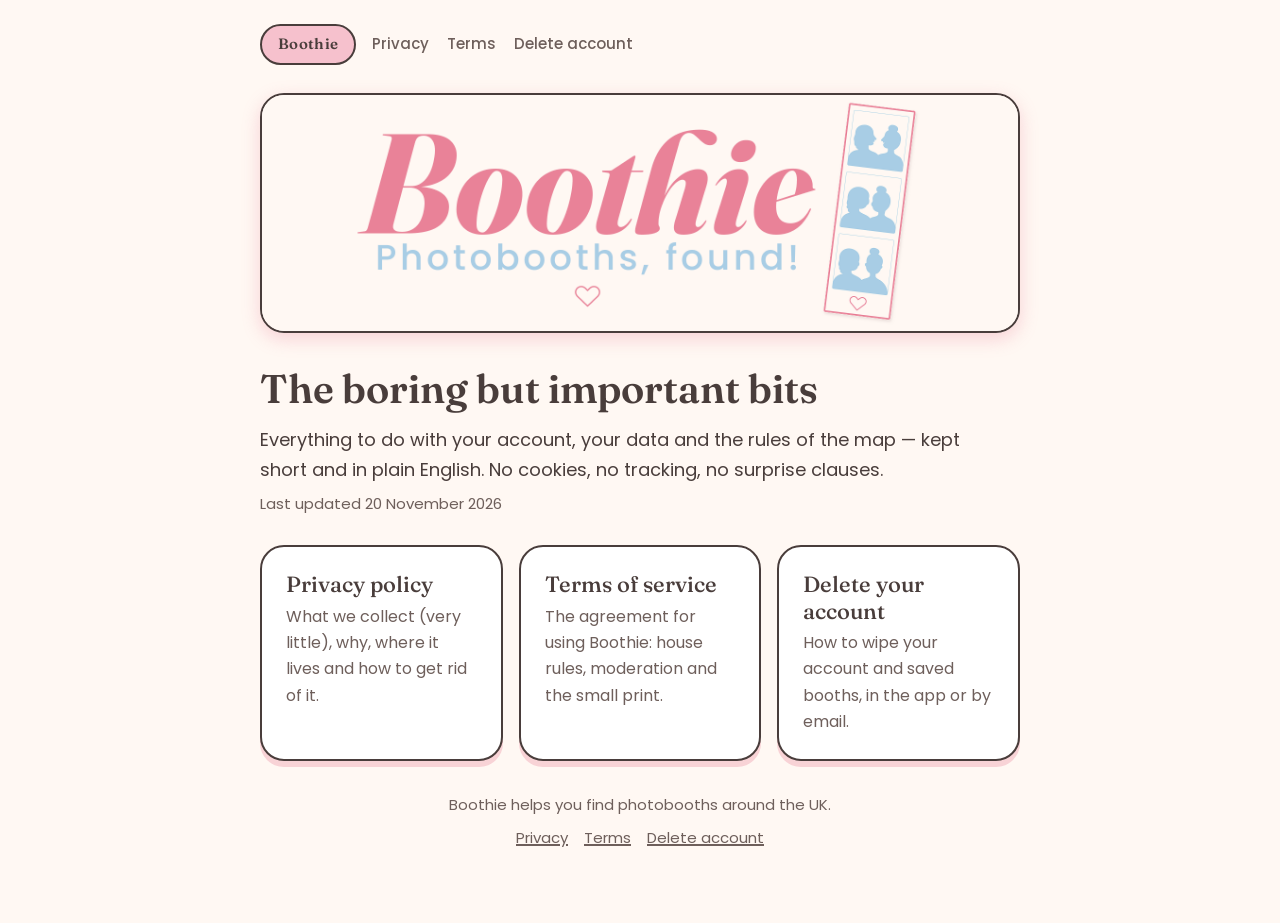
<file: index.html>
<!doctype html>
<html lang="en-GB">
<head>
<meta charset="utf-8">
<meta name="viewport" content="width=device-width, initial-scale=1">
<title>Boothie — legal &amp; privacy</title>
<meta name="description" content="Boothie's privacy policy, terms of service and account deletion steps — in plain English.">
<link rel="canonical" href="https://boothieapp.co.uk/">
<meta name="theme-color" content="#e98298">
<!-- ?v= busts the browser's cached copy so a retheme is visible on the next
     reload (GitHub Pages serves the CSS with a 10-minute max-age). -->
<link rel="stylesheet" href="assets/legal.css?v=20261127a">
</head>
<body>
<a class="skip" href="#main">Skip to content</a>
<main id="main">
  <header class="site-header">
    <a class="wordmark" href="./">Boothie</a>
    <nav class="site-nav" aria-label="Legal pages">
      <a href="privacy/">Privacy</a>
      <a href="terms/">Terms</a>
      <a href="delete-account/">Delete account</a>
    </nav>
  </header>

  <img class="hero" src="assets/boothie-banner.png" alt="Boothie — photobooths, found!" width="1600" height="500">

  <h1>The boring but important bits</h1>
  <p class="lede">Everything to do with your account, your data and the rules of the map — kept short and in plain English. No cookies, no tracking, no surprise clauses.</p>
  <p class="updated">Last updated 20 November 2026</p>

  <div class="cards">
    <a class="card" href="privacy/">
      <section>
        <h2>Privacy policy</h2>
        <p>What we collect (very little), why, where it lives and how to get rid of it.</p>
      </section>
    </a>
    <a class="card" href="terms/">
      <section>
        <h2>Terms of service</h2>
        <p>The agreement for using Boothie: house rules, moderation and the small print.</p>
      </section>
    </a>
    <a class="card" href="delete-account/">
      <section>
        <h2>Delete your account</h2>
        <p>How to wipe your account and saved booths, in the app or by email.</p>
      </section>
    </a>
  </div>

  <footer>
    <p>Boothie helps you find photobooths around the UK.</p>
    <nav aria-label="Footer">
      <a href="privacy/">Privacy</a>
      <a href="terms/">Terms</a>
      <a href="delete-account/">Delete account</a>
    </nav>
  </footer>
</main>
</body>
</html>
</file>
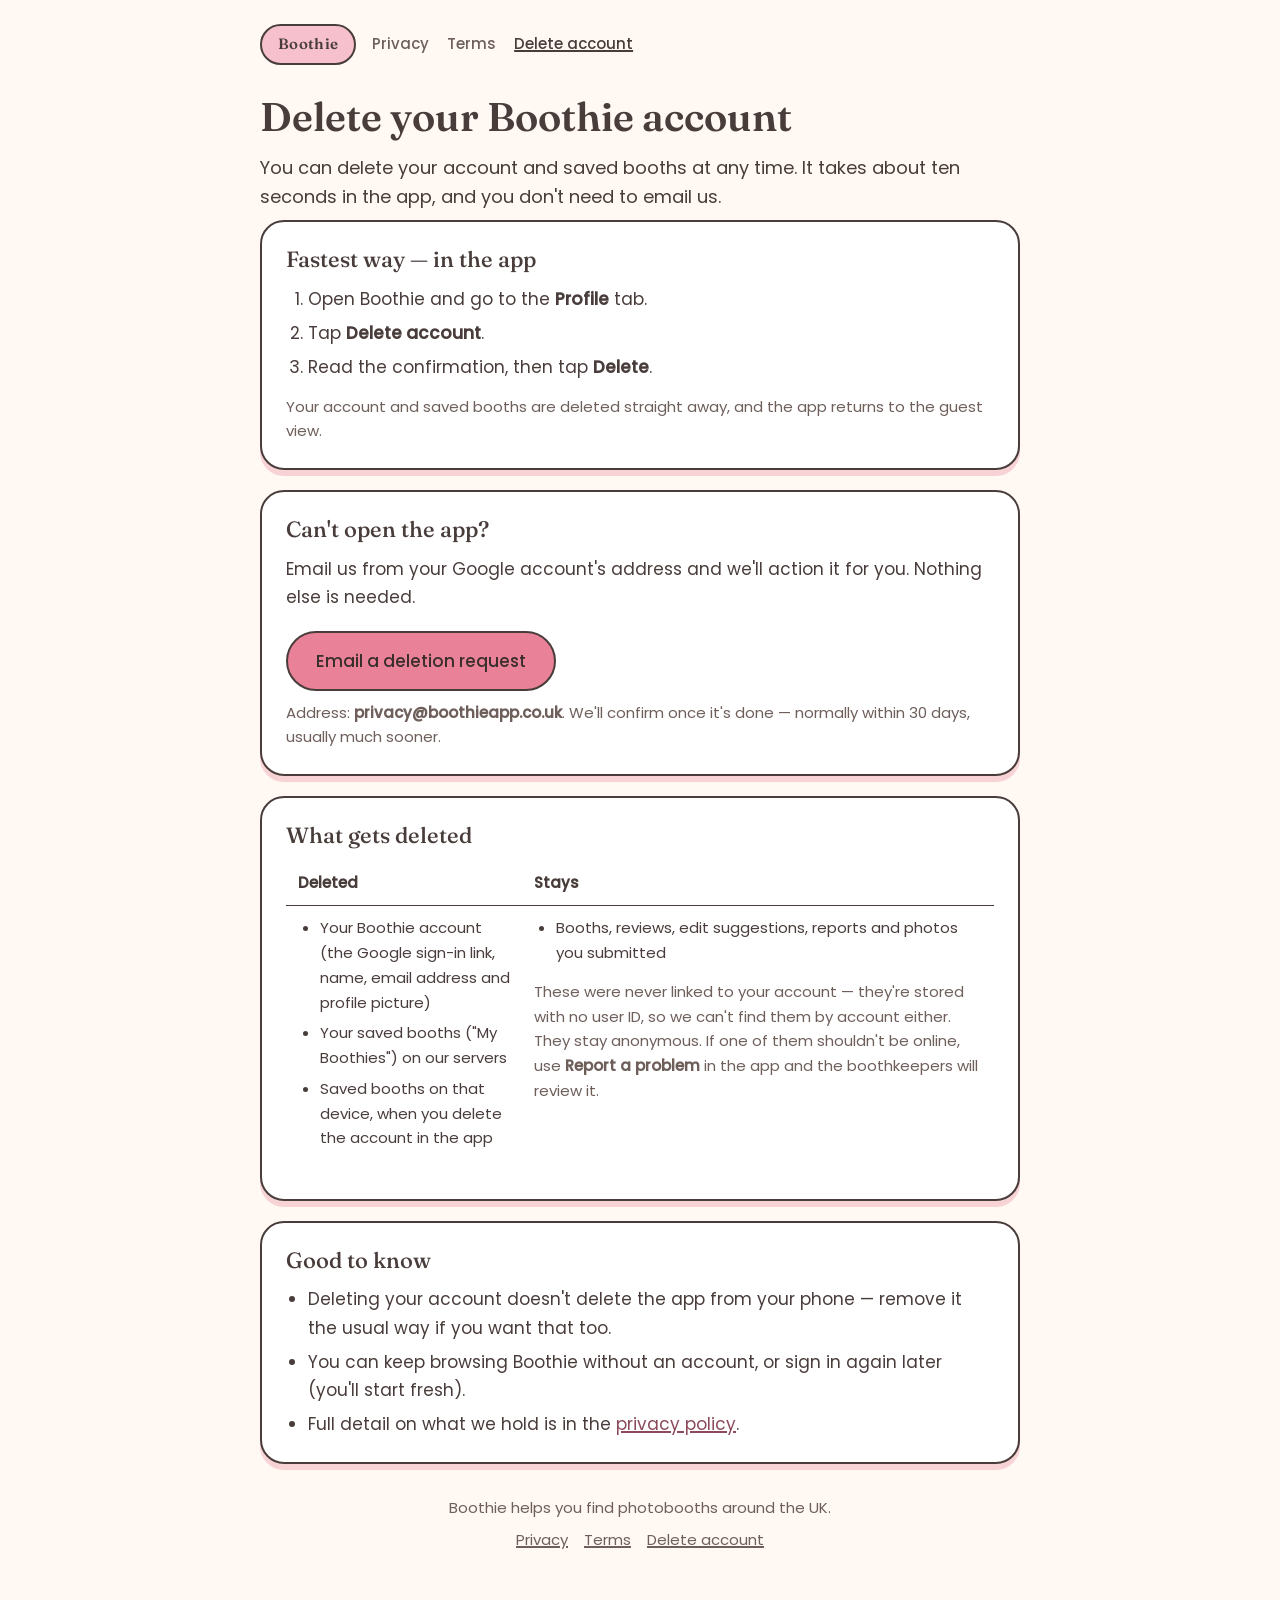
<file: delete-account/index.html>
<!doctype html>
<html lang="en-GB">
<head>
<meta charset="utf-8">
<meta name="viewport" content="width=device-width, initial-scale=1">
<title>Delete your Boothie account</title>
<meta name="description" content="How to delete your Boothie account and saved booths, in the app or by request.">
<link rel="canonical" href="https://boothieapp.co.uk/delete-account/">
<meta name="theme-color" content="#e98298">
<link rel="stylesheet" href="../assets/legal.css?v=20261127a">
</head>
<body>
<a class="skip" href="#main">Skip to content</a>
<main id="main">
  <header class="site-header">
    <a class="wordmark" href="../">Boothie</a>
    <nav class="site-nav" aria-label="Legal pages">
      <a href="../privacy/">Privacy</a>
      <a href="../terms/">Terms</a>
      <a href="../delete-account/" aria-current="page">Delete account</a>
    </nav>
  </header>

  <h1>Delete your Boothie account</h1>
  <p class="lede">You can delete your account and saved booths at any time. It takes about ten seconds in the app, and you don't need to email us.</p>

  <section>
    <h2>Fastest way — in the app</h2>
    <ol>
      <li>Open Boothie and go to the <strong>Profile</strong> tab.</li>
      <li>Tap <strong>Delete account</strong>.</li>
      <li>Read the confirmation, then tap <strong>Delete</strong>.</li>
    </ol>
    <p class="note">Your account and saved booths are deleted straight away, and the app returns to the guest view.</p>
  </section>

  <section>
    <h2>Can't open the app?</h2>
    <p>Email us from your Google account's address and we'll action it for you. Nothing else is needed.</p>
    <a class="button" href="mailto:privacy@boothieapp.co.uk?subject=Delete%20my%20Boothie%20account&amp;body=Please%20delete%20my%20Boothie%20account.%0A%0AGoogle%20account%20email%3A%20%0AApproximate%20date%20I%20signed%20in%3A%20">Email a deletion request</a>
    <p class="note">Address: <strong>privacy@boothieapp.co.uk</strong>. We'll confirm once it's done — normally within 30 days, usually much sooner.</p>
  </section>

  <section>
    <h2>What gets deleted</h2>
    <div class="table-scroll">
      <table class="table-stack">
        <thead>
          <tr><th scope="col">Deleted</th><th scope="col">Stays</th></tr>
        </thead>
        <tbody>
          <tr>
            <td data-label="Deleted">
              <ul>
                <li>Your Boothie account (the Google sign-in link, name, email address and profile picture)</li>
                <li>Your saved booths ("My Boothies") on our servers</li>
                <li>Saved booths on that device, when you delete the account in the app</li>
              </ul>
            </td>
            <td data-label="Stays">
              <ul>
                <li>Booths, reviews, edit suggestions, reports and photos you submitted</li>
              </ul>
              <p class="note">These were never linked to your account — they're stored with no user ID, so we can't find them by account either. They stay anonymous. If one of them shouldn't be online, use <strong>Report a problem</strong> in the app and the boothkeepers will review it.</p>
            </td>
          </tr>
        </tbody>
      </table>
    </div>
  </section>

  <section>
    <h2>Good to know</h2>
    <ul>
      <li>Deleting your account doesn't delete the app from your phone — remove it the usual way if you want that too.</li>
      <li>You can keep browsing Boothie without an account, or sign in again later (you'll start fresh).</li>
      <li>Full detail on what we hold is in the <a href="../privacy/">privacy policy</a>.</li>
    </ul>
  </section>

  <footer>
    <p>Boothie helps you find photobooths around the UK.</p>
    <nav aria-label="Footer">
      <a href="../privacy/">Privacy</a>
      <a href="../terms/">Terms</a>
      <a href="../delete-account/">Delete account</a>
    </nav>
  </footer>
</main>
</body>
</html>
</file>
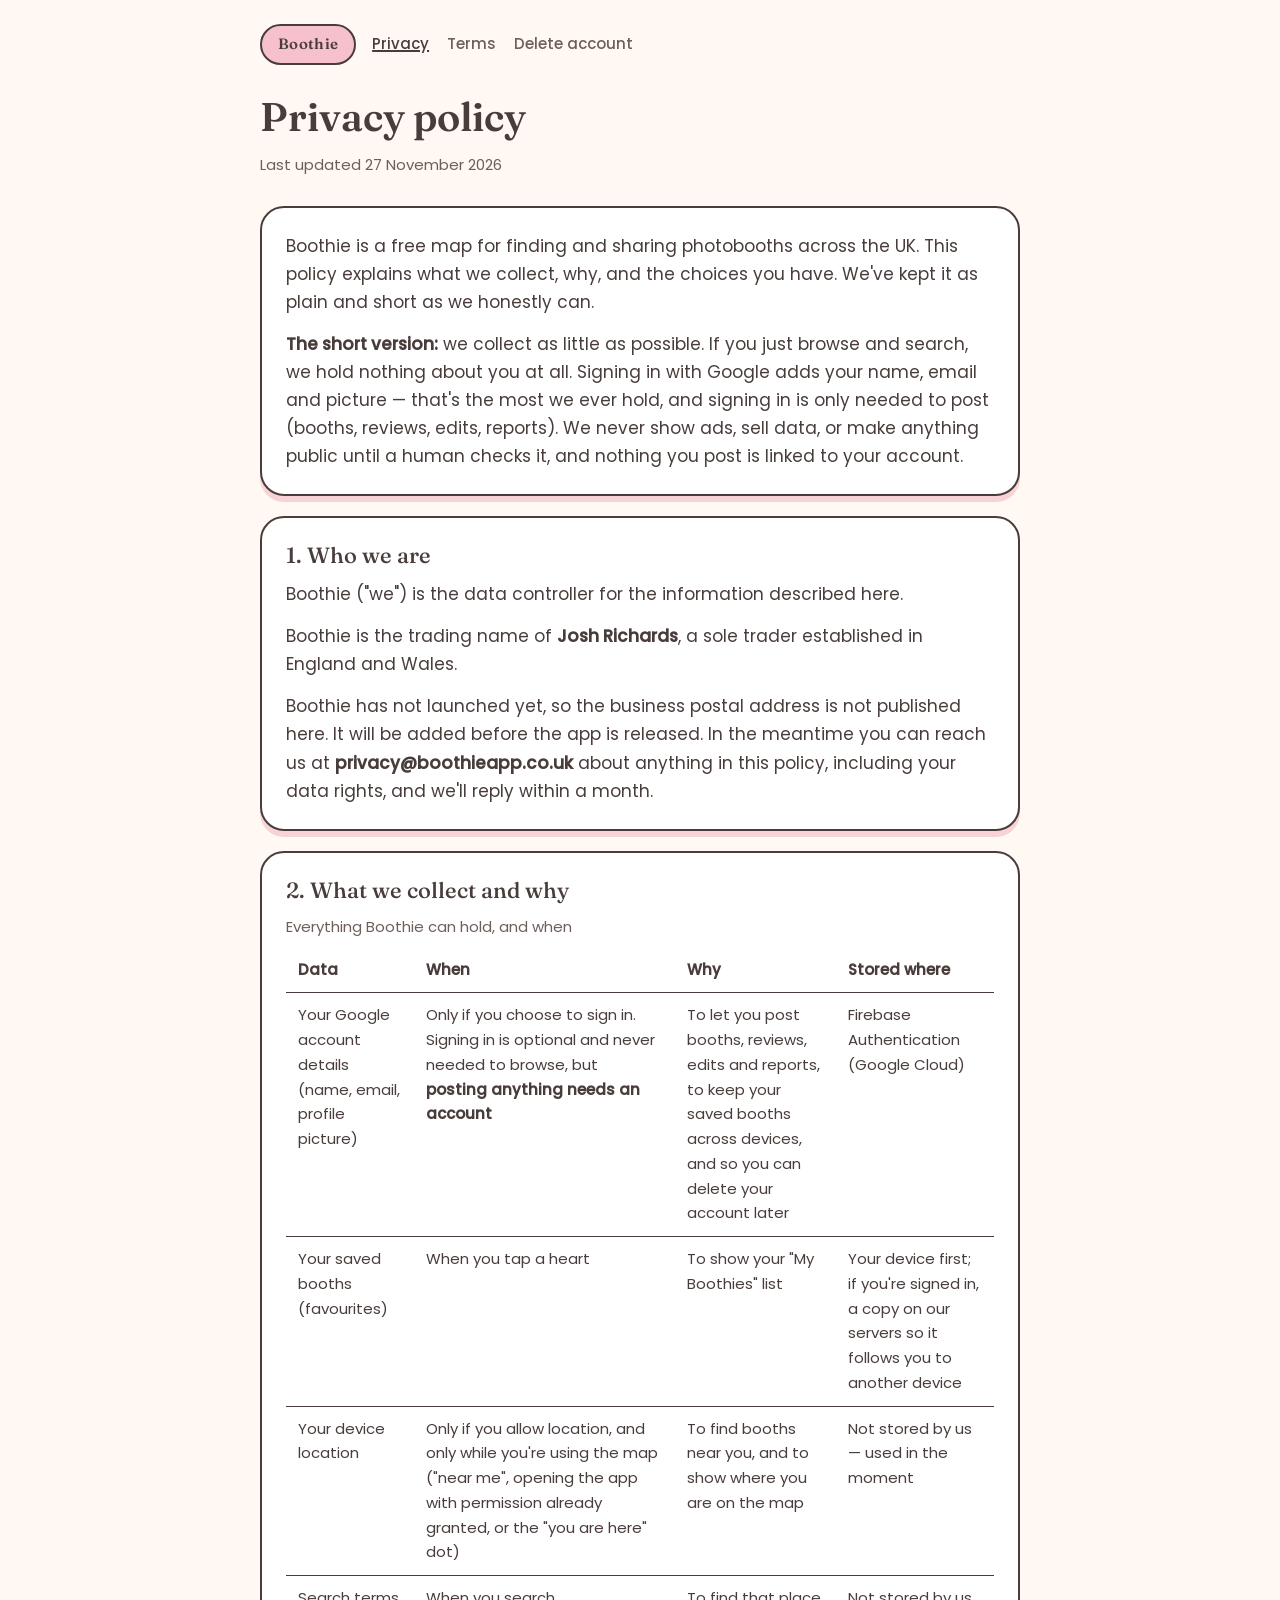
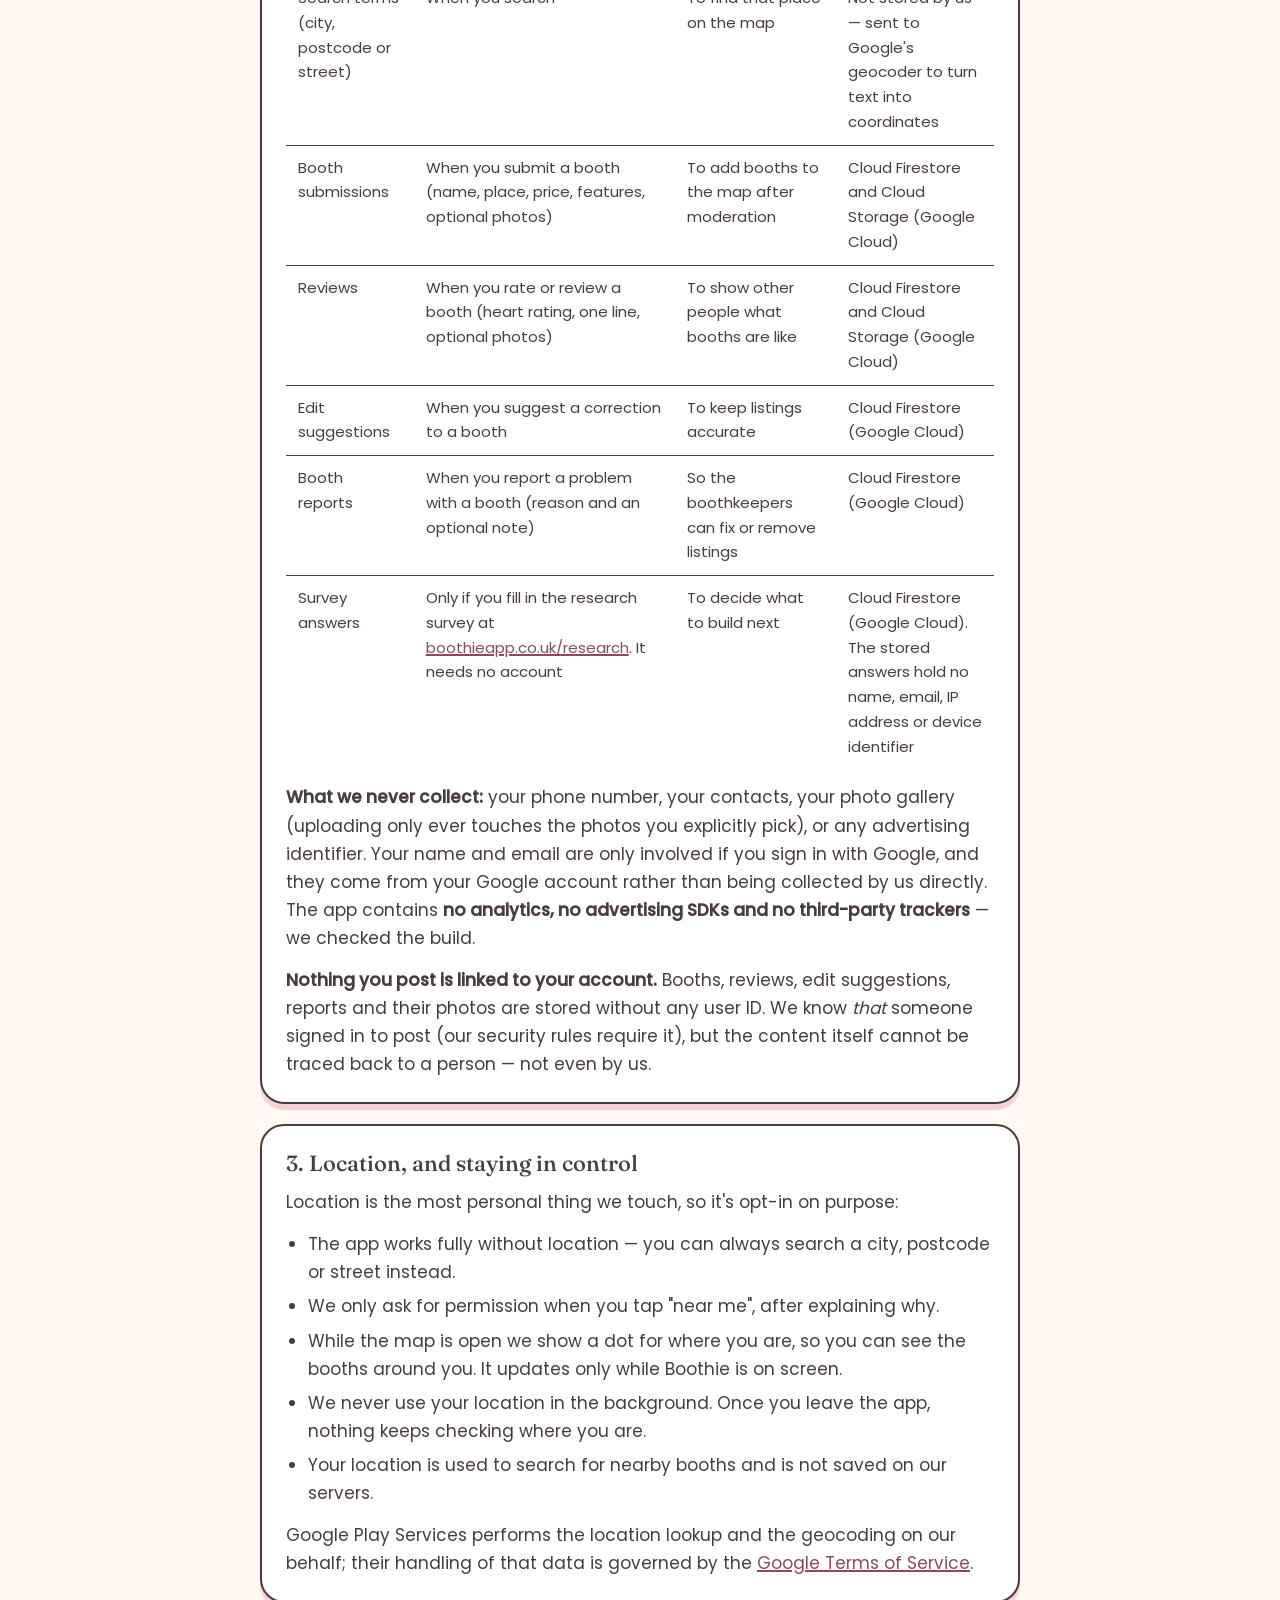
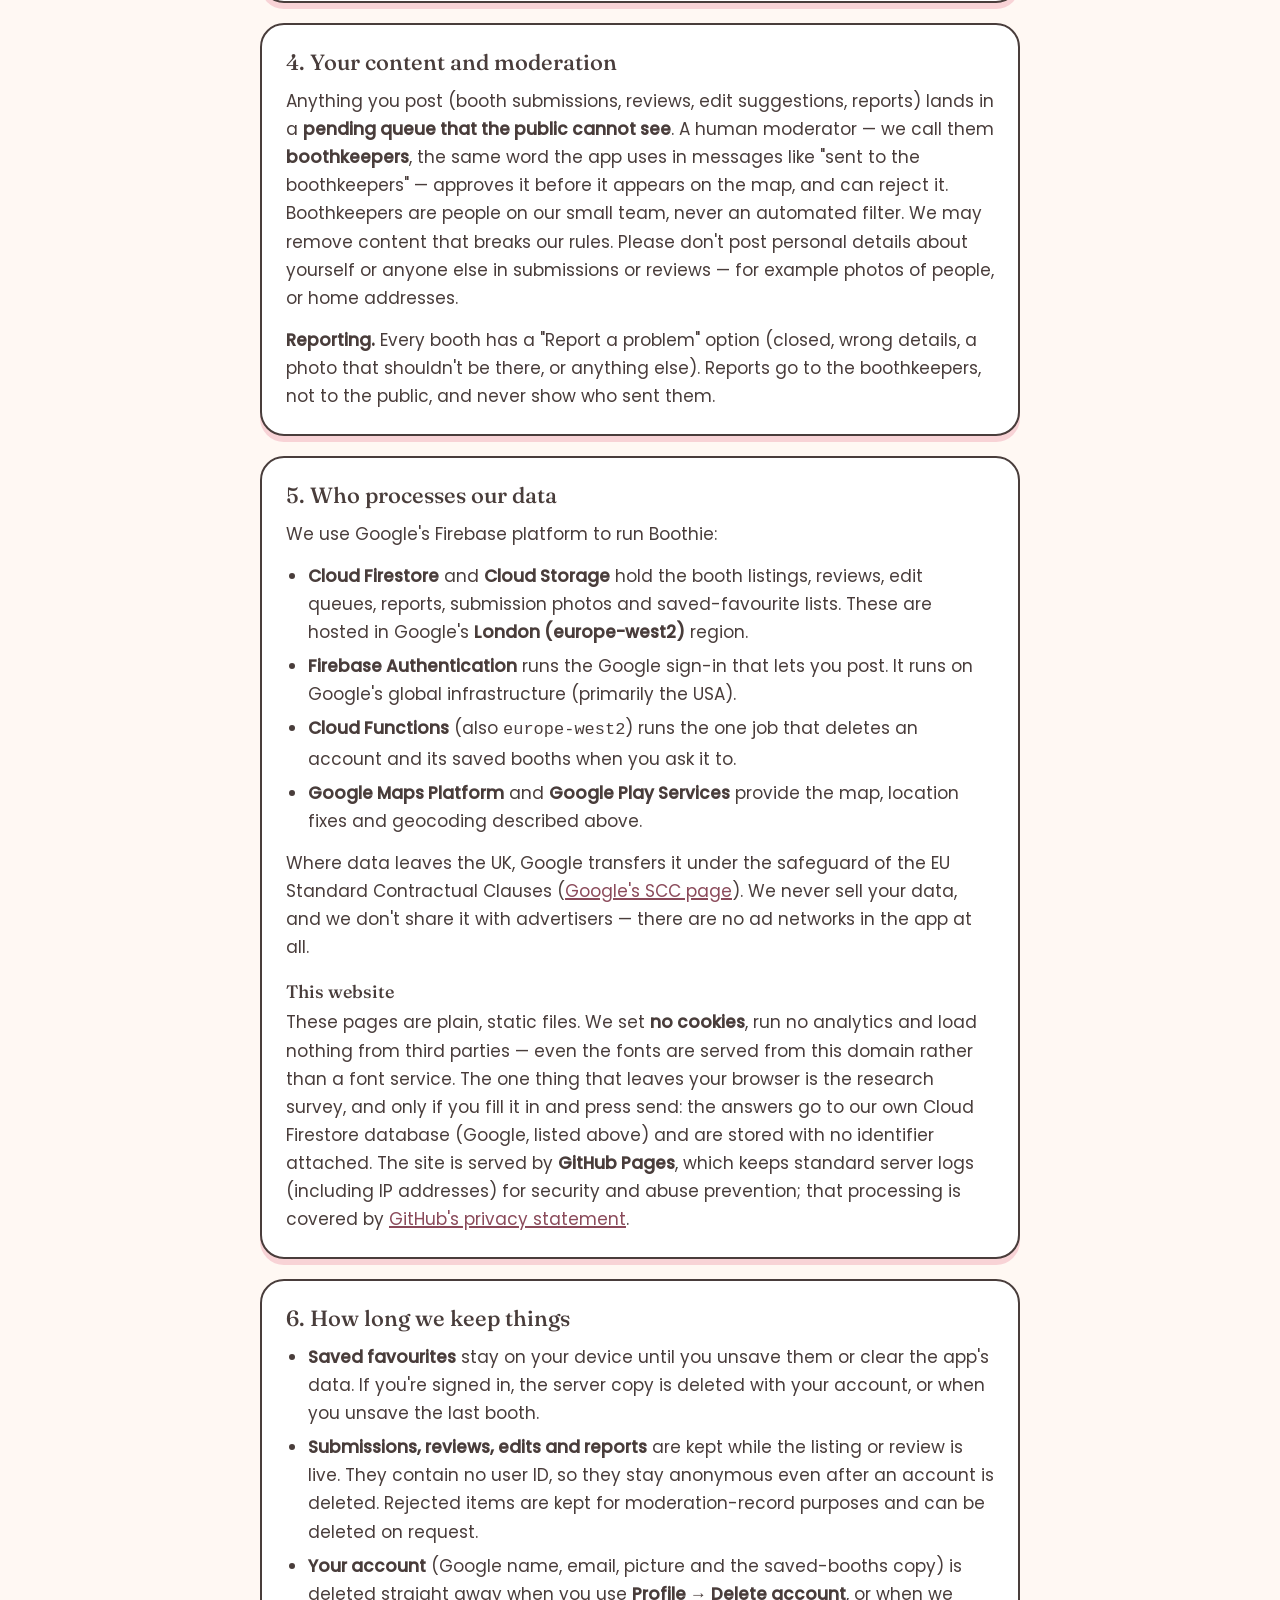
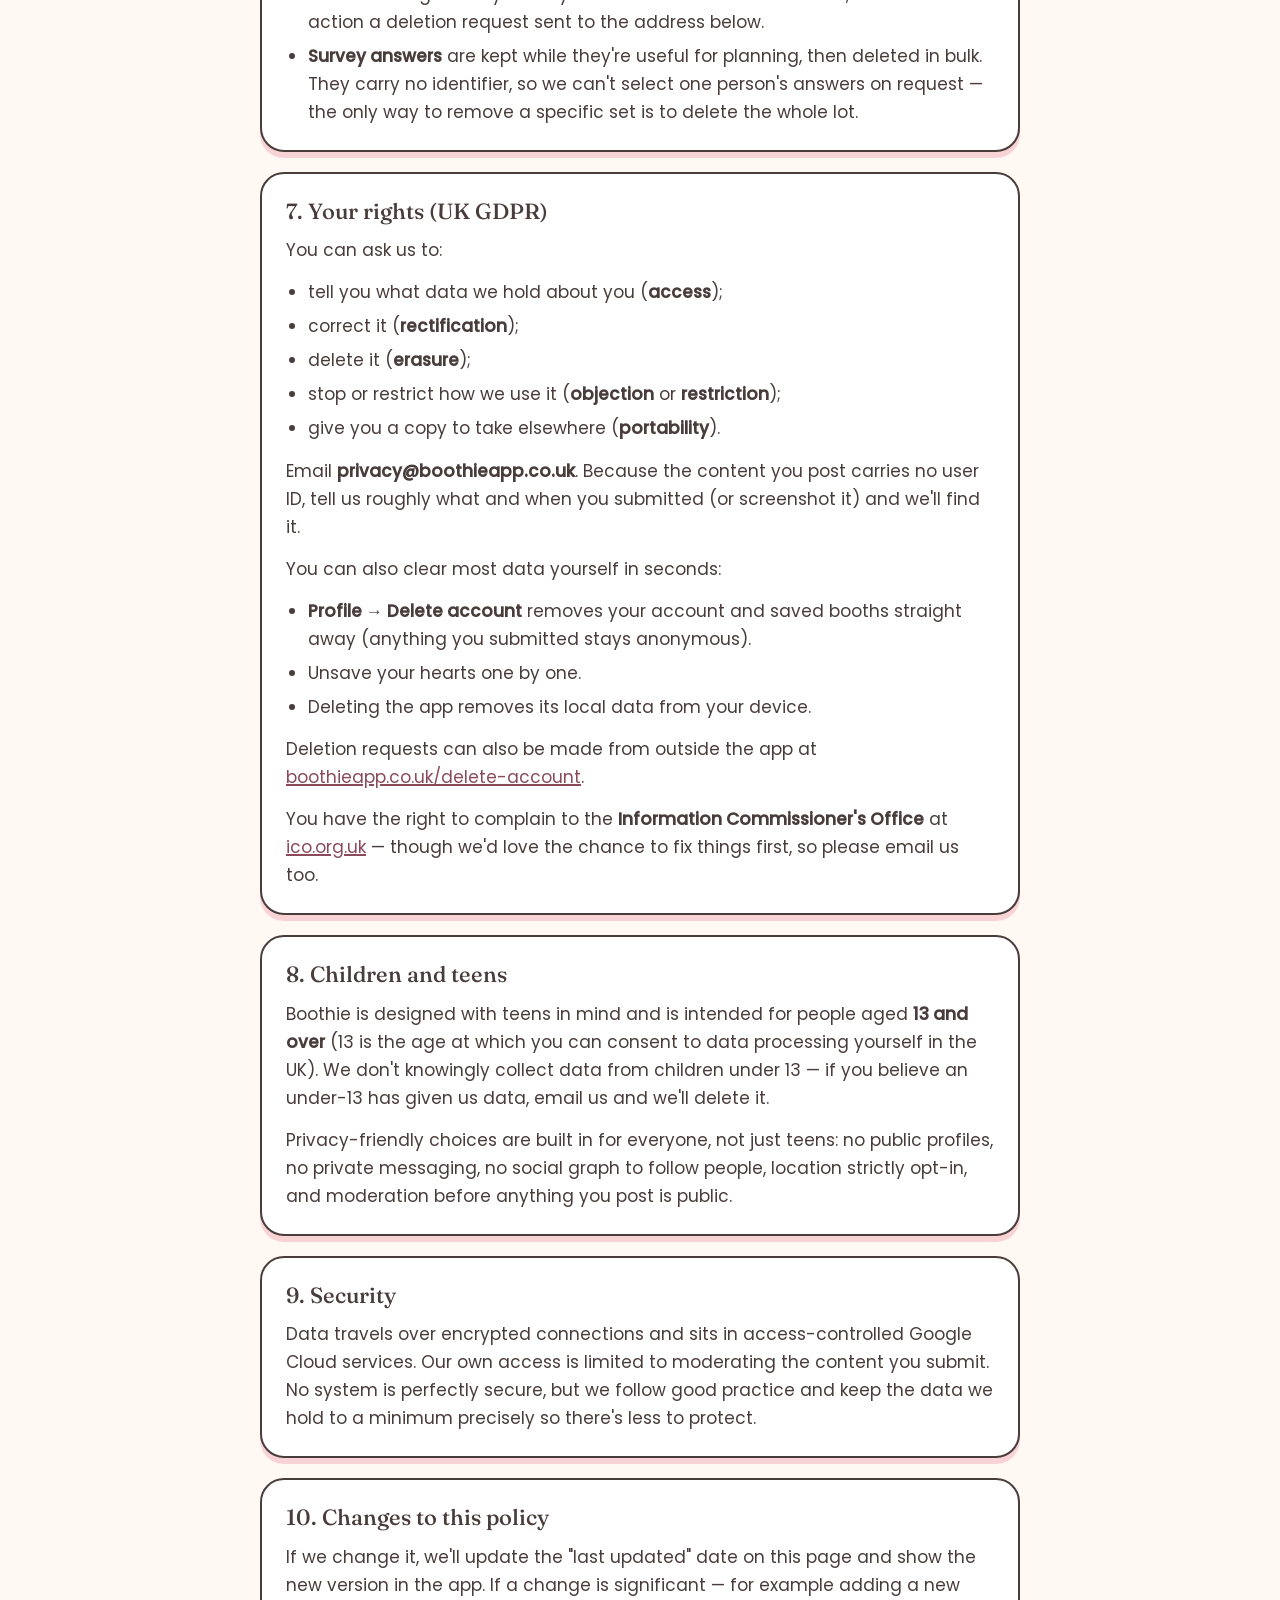
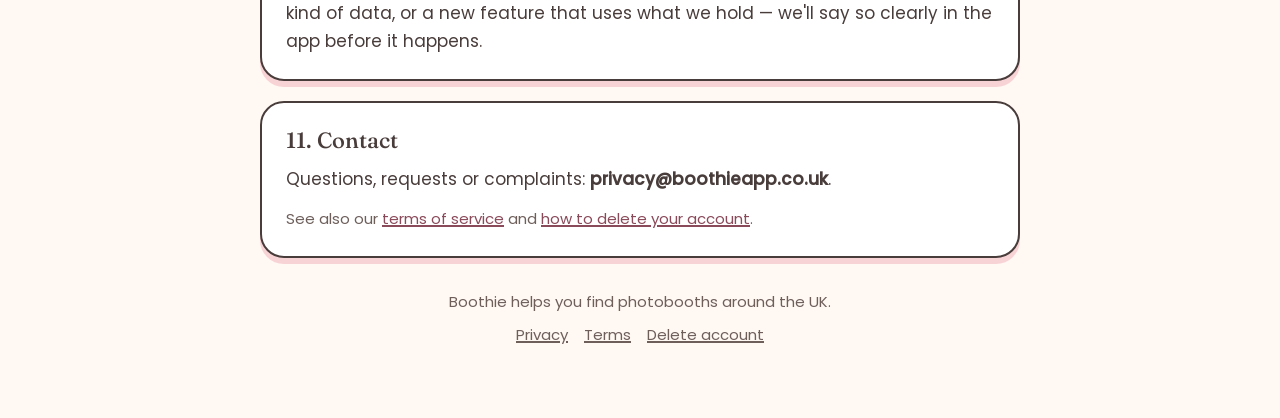
<file: privacy/index.html>
<!doctype html>
<html lang="en-GB">
<head>
<meta charset="utf-8">
<meta name="viewport" content="width=device-width, initial-scale=1">
<title>Privacy policy — Boothie</title>
<meta name="description" content="What Boothie collects, why, where it is stored and how to get it deleted. UK GDPR, plain English.">
<link rel="canonical" href="https://boothieapp.co.uk/privacy/">
<meta name="theme-color" content="#e98298">
<link rel="stylesheet" href="../assets/legal.css?v=20261127b">
</head>
<body>
<a class="skip" href="#main">Skip to content</a>
<main id="main">
  <header class="site-header">
    <a class="wordmark" href="../">Boothie</a>
    <nav class="site-nav" aria-label="Legal pages">
      <a href="../privacy/" aria-current="page">Privacy</a>
      <a href="../terms/">Terms</a>
      <a href="../delete-account/">Delete account</a>
    </nav>
  </header>

  <h1>Privacy policy</h1>
  <p class="updated">Last updated 27 November 2026</p>

  <section>
    <p>Boothie is a free map for finding and sharing photobooths across the UK. This policy explains what we collect, why, and the choices you have. We've kept it as plain and short as we honestly can.</p>
    <p><strong>The short version:</strong> we collect as little as possible. If you just browse and search, we hold nothing about you at all. Signing in with Google adds your name, email and picture — that's the most we ever hold, and signing in is only needed to post (booths, reviews, edits, reports). We never show ads, sell data, or make anything public until a human checks it, and nothing you post is linked to your account.</p>
  </section>

  <section>
    <h2>1. Who we are</h2>
    <p>Boothie ("we") is the data controller for the information described here.</p>
    <p>Boothie is the trading name of <strong>Josh Richards</strong>, a sole trader established in England and Wales.</p>
    <!-- TODO-OPERATOR-ADDRESS: add the business postal address (a service address,
         deliberately not the home address) here and in section 13 of the terms
         before the app launches. -->
    <p>Boothie has not launched yet, so the business postal address is not published here. It will be added before the app is released. In the meantime you can reach us at <strong>privacy@boothieapp.co.uk</strong> about anything in this policy, including your data rights, and we'll reply within a month.</p>
  </section>

  <section>
    <h2>2. What we collect and why</h2>
    <div class="table-scroll">
      <table class="table-stack">
        <caption>Everything Boothie can hold, and when</caption>
        <thead>
          <tr><th scope="col">Data</th><th scope="col">When</th><th scope="col">Why</th><th scope="col">Stored where</th></tr>
        </thead>
        <tbody>
          <tr>
            <td data-label="Data">Your Google account details (name, email, profile picture)</td>
            <td data-label="When">Only if you choose to sign in. Signing in is optional and never needed to browse, but <strong>posting anything needs an account</strong></td>
            <td data-label="Why">To let you post booths, reviews, edits and reports, to keep your saved booths across devices, and so you can delete your account later</td>
            <td data-label="Stored where">Firebase Authentication (Google Cloud)</td>
          </tr>
          <tr>
            <td data-label="Data">Your saved booths (favourites)</td>
            <td data-label="When">When you tap a heart</td>
            <td data-label="Why">To show your "My Boothies" list</td>
            <td data-label="Stored where">Your device first; if you're signed in, a copy on our servers so it follows you to another device</td>
          </tr>
          <tr>
            <td data-label="Data">Your device location</td>
            <td data-label="When">Only if you allow location, and only while you're using the map ("near me", opening the app with permission already granted, or the "you are here" dot)</td>
            <td data-label="Why">To find booths near you, and to show where you are on the map</td>
            <td data-label="Stored where">Not stored by us — used in the moment</td>
          </tr>
          <tr>
            <td data-label="Data">Search terms (city, postcode or street)</td>
            <td data-label="When">When you search</td>
            <td data-label="Why">To find that place on the map</td>
            <td data-label="Stored where">Not stored by us — sent to Google's geocoder to turn text into coordinates</td>
          </tr>
          <tr>
            <td data-label="Data">Booth submissions</td>
            <td data-label="When">When you submit a booth (name, place, price, features, optional photos)</td>
            <td data-label="Why">To add booths to the map after moderation</td>
            <td data-label="Stored where">Cloud Firestore and Cloud Storage (Google Cloud)</td>
          </tr>
          <tr>
            <td data-label="Data">Reviews</td>
            <td data-label="When">When you rate or review a booth (heart rating, one line, optional photos)</td>
            <td data-label="Why">To show other people what booths are like</td>
            <td data-label="Stored where">Cloud Firestore and Cloud Storage (Google Cloud)</td>
          </tr>
          <tr>
            <td data-label="Data">Edit suggestions</td>
            <td data-label="When">When you suggest a correction to a booth</td>
            <td data-label="Why">To keep listings accurate</td>
            <td data-label="Stored where">Cloud Firestore (Google Cloud)</td>
          </tr>
          <tr>
            <td data-label="Data">Booth reports</td>
            <td data-label="When">When you report a problem with a booth (reason and an optional note)</td>
            <td data-label="Why">So the boothkeepers can fix or remove listings</td>
            <td data-label="Stored where">Cloud Firestore (Google Cloud)</td>
          </tr>
          <tr>
            <td data-label="Data">Survey answers</td>
            <td data-label="When">Only if you fill in the research survey at <a href="../research/">boothieapp.co.uk/research</a>. It needs no account</td>
            <td data-label="Why">To decide what to build next</td>
            <td data-label="Stored where">Cloud Firestore (Google Cloud). The stored answers hold no name, email, IP address or device identifier</td>
          </tr>
        </tbody>
      </table>
    </div>

    <p><strong>What we never collect:</strong> your phone number, your contacts, your photo gallery (uploading only ever touches the photos you explicitly pick), or any advertising identifier. Your name and email are only involved if you sign in with Google, and they come from your Google account rather than being collected by us directly. The app contains <strong>no analytics, no advertising SDKs and no third-party trackers</strong> — we checked the build.</p>

    <p><strong>Nothing you post is linked to your account.</strong> Booths, reviews, edit suggestions, reports and their photos are stored without any user ID. We know <em>that</em> someone signed in to post (our security rules require it), but the content itself cannot be traced back to a person — not even by us.</p>
  </section>

  <section>
    <h2>3. Location, and staying in control</h2>
    <p>Location is the most personal thing we touch, so it's opt-in on purpose:</p>
    <ul>
      <li>The app works fully without location — you can always search a city, postcode or street instead.</li>
      <li>We only ask for permission when you tap "near me", after explaining why.</li>
      <li>While the map is open we show a dot for where you are, so you can see the booths around you. It updates only while Boothie is on screen.</li>
      <li>We never use your location in the background. Once you leave the app, nothing keeps checking where you are.</li>
      <li>Your location is used to search for nearby booths and is not saved on our servers.</li>
    </ul>
    <p>Google Play Services performs the location lookup and the geocoding on our behalf; their handling of that data is governed by the <a href="https://policies.google.com/">Google Terms of Service</a>.</p>
  </section>

  <section>
    <h2>4. Your content and moderation</h2>
    <p>Anything you post (booth submissions, reviews, edit suggestions, reports) lands in a <strong>pending queue that the public cannot see</strong>. A human moderator — we call them <strong>boothkeepers</strong>, the same word the app uses in messages like "sent to the boothkeepers" — approves it before it appears on the map, and can reject it. Boothkeepers are people on our small team, never an automated filter. We may remove content that breaks our rules. Please don't post personal details about yourself or anyone else in submissions or reviews — for example photos of people, or home addresses.</p>
    <p><strong>Reporting.</strong> Every booth has a "Report a problem" option (closed, wrong details, a photo that shouldn't be there, or anything else). Reports go to the boothkeepers, not to the public, and never show who sent them.</p>
  </section>

  <section>
    <h2>5. Who processes our data</h2>
    <p>We use Google's Firebase platform to run Boothie:</p>
    <ul>
      <li><strong>Cloud Firestore</strong> and <strong>Cloud Storage</strong> hold the booth listings, reviews, edit queues, reports, submission photos and saved-favourite lists. These are hosted in Google's <strong>London (europe-west2)</strong> region.</li>
      <li><strong>Firebase Authentication</strong> runs the Google sign-in that lets you post. It runs on Google's global infrastructure (primarily the USA).</li>
      <li><strong>Cloud Functions</strong> (also <code>europe-west2</code>) runs the one job that deletes an account and its saved booths when you ask it to.</li>
      <li><strong>Google Maps Platform</strong> and <strong>Google Play Services</strong> provide the map, location fixes and geocoding described above.</li>
    </ul>
    <p>Where data leaves the UK, Google transfers it under the safeguard of the EU Standard Contractual Clauses (<a href="https://cloud.google.com/terms/eu-model-contract-clause">Google's SCC page</a>). We never sell your data, and we don't share it with advertisers — there are no ad networks in the app at all.</p>

    <h3>This website</h3>
    <p>These pages are plain, static files. We set <strong>no cookies</strong>, run no analytics and load nothing from third parties — even the fonts are served from this domain rather than a font service. The one thing that leaves your browser is the research survey, and only if you fill it in and press send: the answers go to our own Cloud Firestore database (Google, listed above) and are stored with no identifier attached. The site is served by <strong>GitHub Pages</strong>, which keeps standard server logs (including IP addresses) for security and abuse prevention; that processing is covered by <a href="https://docs.github.com/en/site-policy/privacy-policies/github-general-privacy-statement">GitHub's privacy statement</a>.</p>
  </section>

  <section>
    <h2>6. How long we keep things</h2>
    <ul>
      <li><strong>Saved favourites</strong> stay on your device until you unsave them or clear the app's data. If you're signed in, the server copy is deleted with your account, or when you unsave the last booth.</li>
      <li><strong>Submissions, reviews, edits and reports</strong> are kept while the listing or review is live. They contain no user ID, so they stay anonymous even after an account is deleted. Rejected items are kept for moderation-record purposes and can be deleted on request.</li>
      <li><strong>Your account</strong> (Google name, email, picture and the saved-booths copy) is deleted straight away when you use <strong>Profile → Delete account</strong>, or when we action a deletion request sent to the address below.</li>
      <li><strong>Survey answers</strong> are kept while they're useful for planning, then deleted in bulk. They carry no identifier, so we can't select one person's answers on request — the only way to remove a specific set is to delete the whole lot.</li>
    </ul>
  </section>

  <section>
    <h2>7. Your rights (UK GDPR)</h2>
    <p>You can ask us to:</p>
    <ul>
      <li>tell you what data we hold about you (<strong>access</strong>);</li>
      <li>correct it (<strong>rectification</strong>);</li>
      <li>delete it (<strong>erasure</strong>);</li>
      <li>stop or restrict how we use it (<strong>objection</strong> or <strong>restriction</strong>);</li>
      <li>give you a copy to take elsewhere (<strong>portability</strong>).</li>
    </ul>
    <p>Email <strong>privacy@boothieapp.co.uk</strong>. Because the content you post carries no user ID, tell us roughly what and when you submitted (or screenshot it) and we'll find it.</p>
    <p>You can also clear most data yourself in seconds:</p>
    <ul>
      <li><strong>Profile → Delete account</strong> removes your account and saved booths straight away (anything you submitted stays anonymous).</li>
      <li>Unsave your hearts one by one.</li>
      <li>Deleting the app removes its local data from your device.</li>
    </ul>
    <p>Deletion requests can also be made from outside the app at <a href="../delete-account/">boothieapp.co.uk/delete-account</a>.</p>
    <p>You have the right to complain to the <strong>Information Commissioner's Office</strong> at <a href="https://ico.org.uk/">ico.org.uk</a> — though we'd love the chance to fix things first, so please email us too.</p>
  </section>

  <section>
    <h2>8. Children and teens</h2>
    <p>Boothie is designed with teens in mind and is intended for people aged <strong>13 and over</strong> (13 is the age at which you can consent to data processing yourself in the UK). We don't knowingly collect data from children under 13 — if you believe an under-13 has given us data, email us and we'll delete it.</p>
    <p>Privacy-friendly choices are built in for everyone, not just teens: no public profiles, no private messaging, no social graph to follow people, location strictly opt-in, and moderation before anything you post is public.</p>
  </section>

  <section>
    <h2>9. Security</h2>
    <p>Data travels over encrypted connections and sits in access-controlled Google Cloud services. Our own access is limited to moderating the content you submit. No system is perfectly secure, but we follow good practice and keep the data we hold to a minimum precisely so there's less to protect.</p>
  </section>

  <section>
    <h2>10. Changes to this policy</h2>
    <p>If we change it, we'll update the "last updated" date on this page and show the new version in the app. If a change is significant — for example adding a new kind of data, or a new feature that uses what we hold — we'll say so clearly in the app before it happens.</p>
  </section>

  <section>
    <h2>11. Contact</h2>
    <p>Questions, requests or complaints: <strong>privacy@boothieapp.co.uk</strong>.</p>
    <p class="note">See also our <a href="../terms/">terms of service</a> and <a href="../delete-account/">how to delete your account</a>.</p>
  </section>

  <footer>
    <p>Boothie helps you find photobooths around the UK.</p>
    <nav aria-label="Footer">
      <a href="../privacy/">Privacy</a>
      <a href="../terms/">Terms</a>
      <a href="../delete-account/">Delete account</a>
    </nav>
  </footer>
</main>
</body>
</html>
</file>
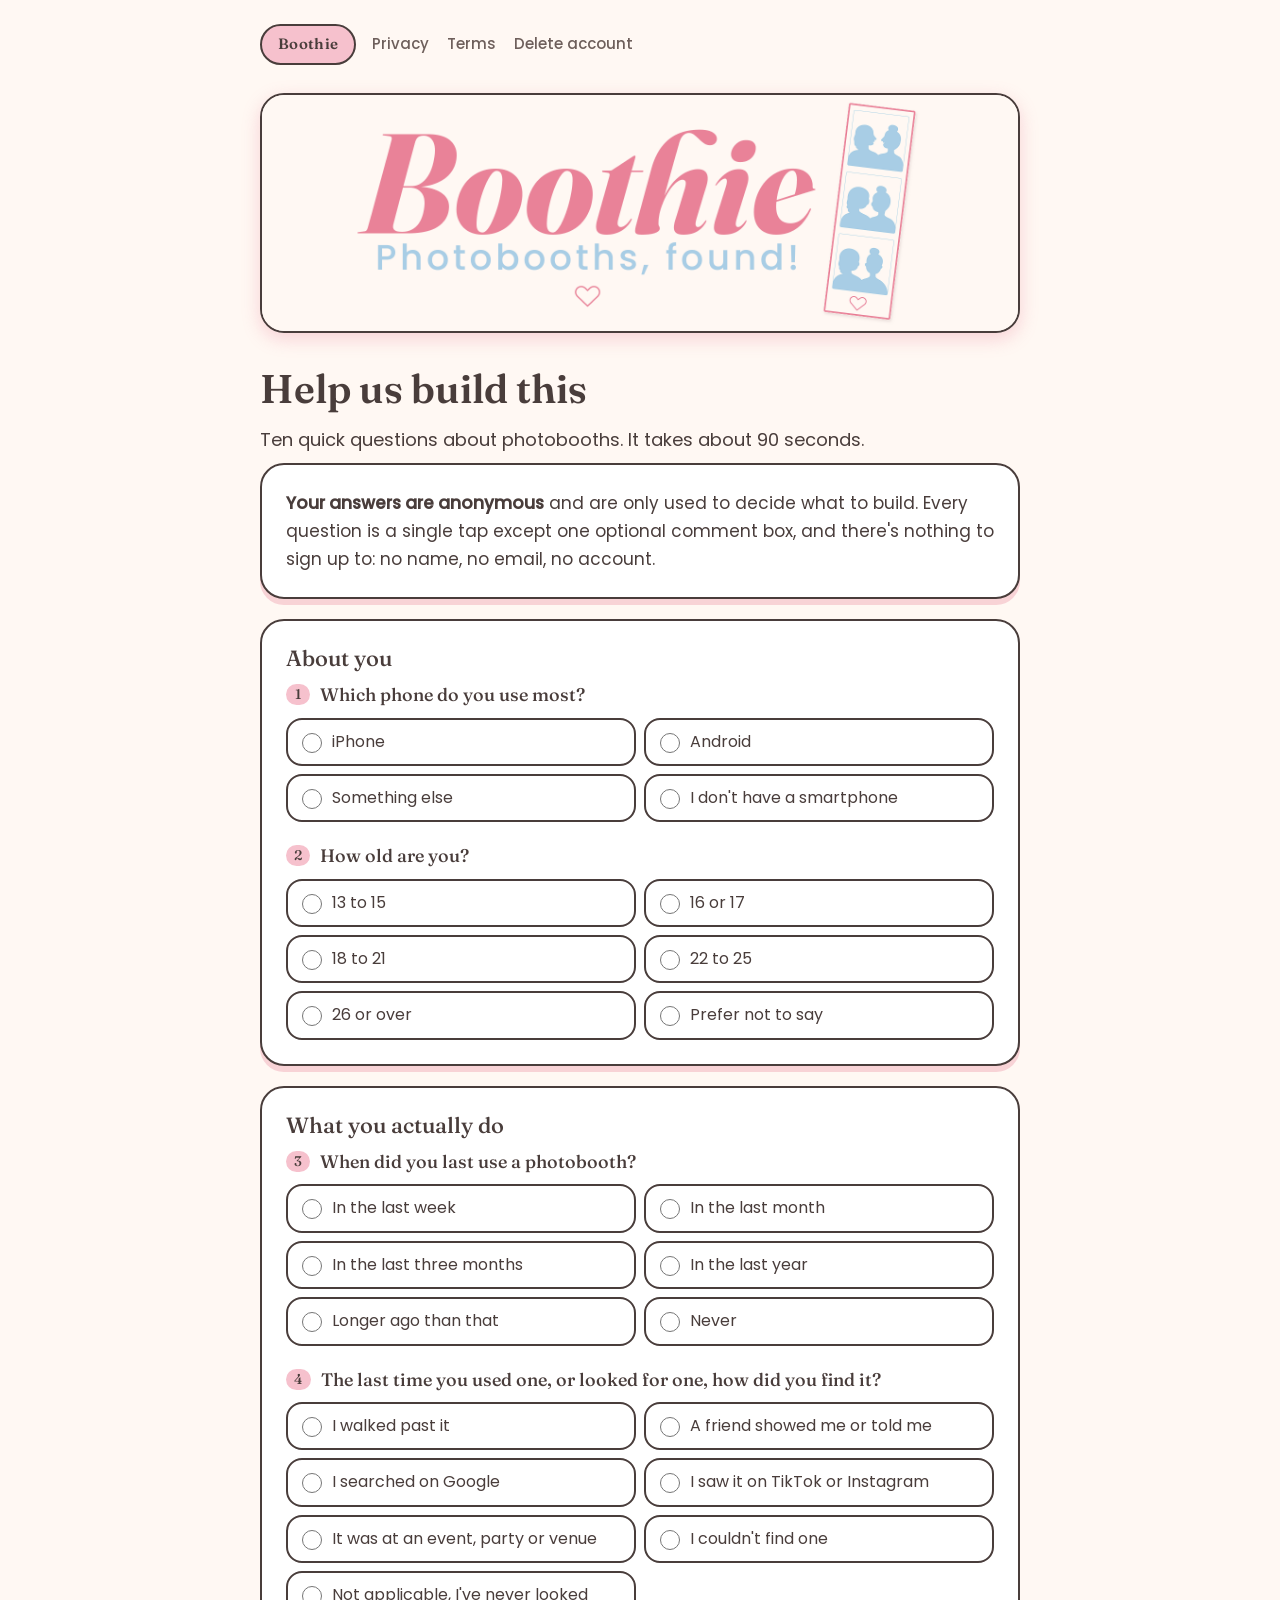
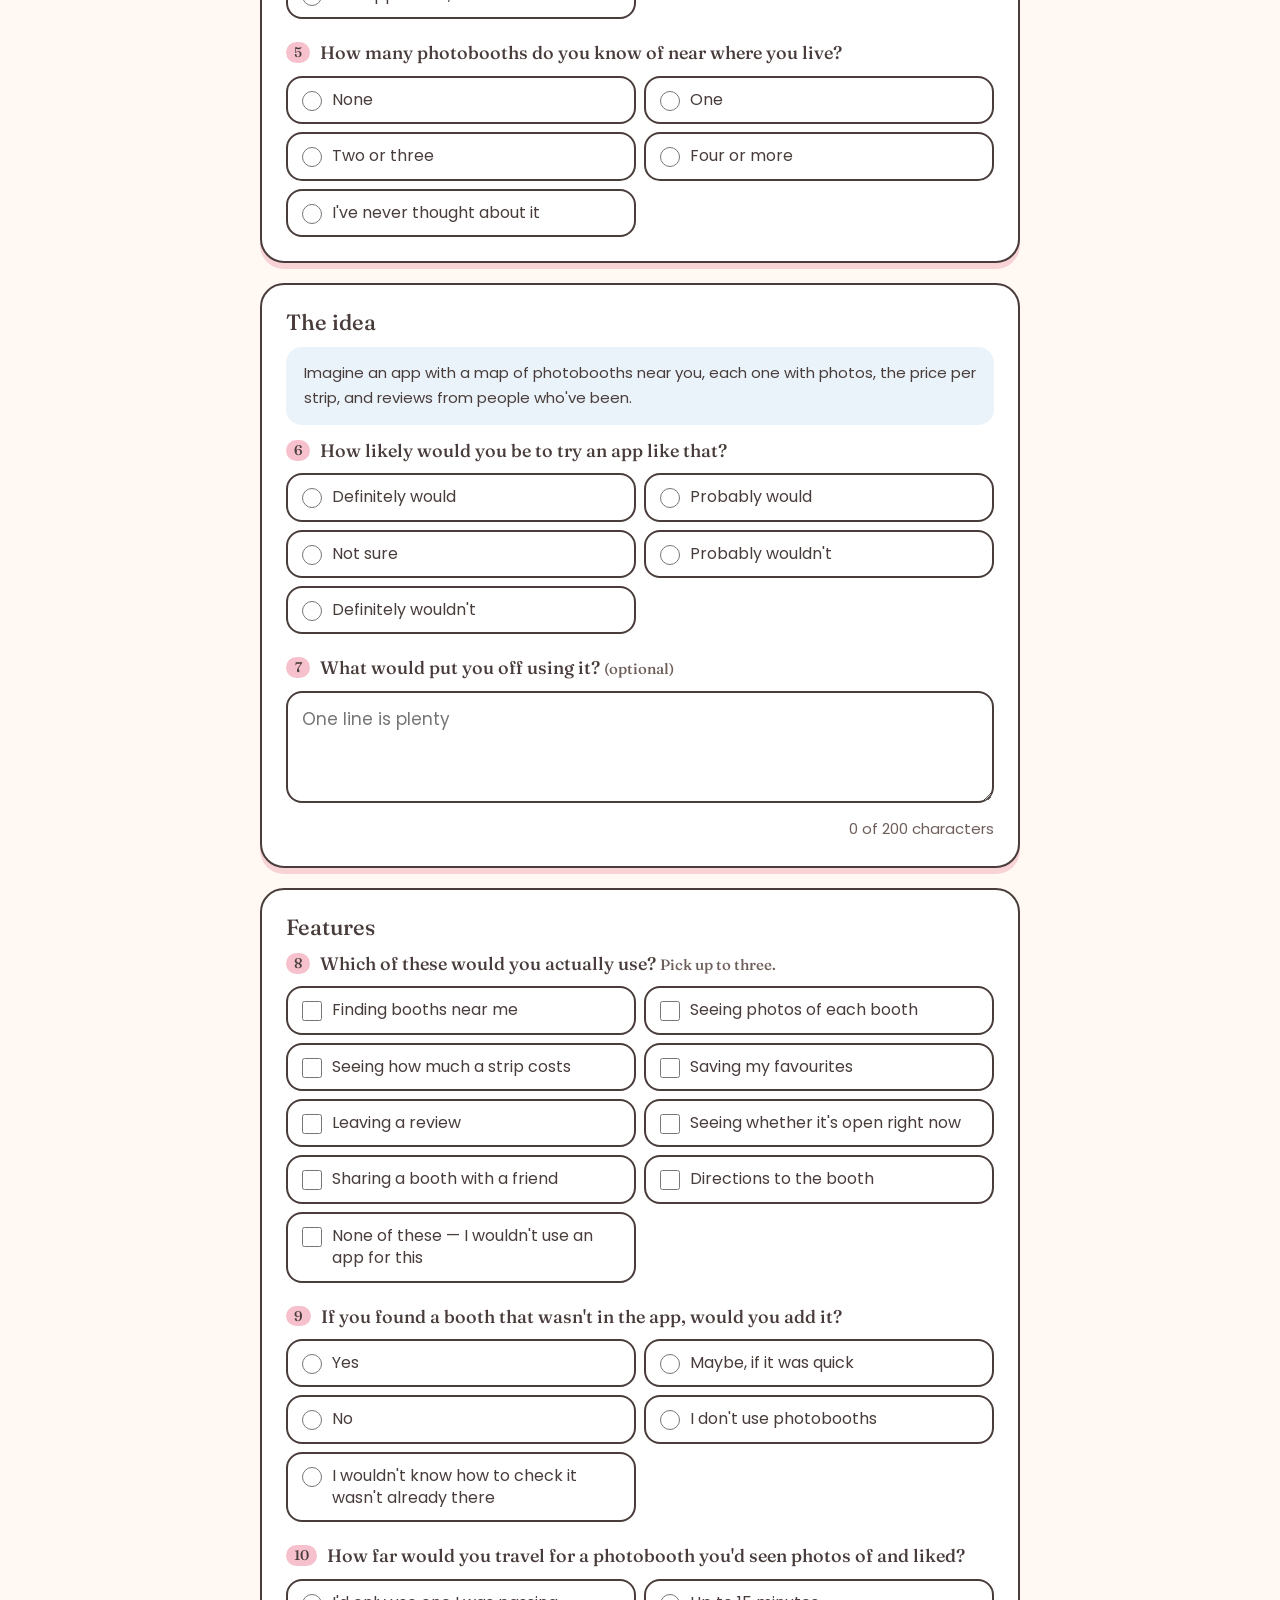
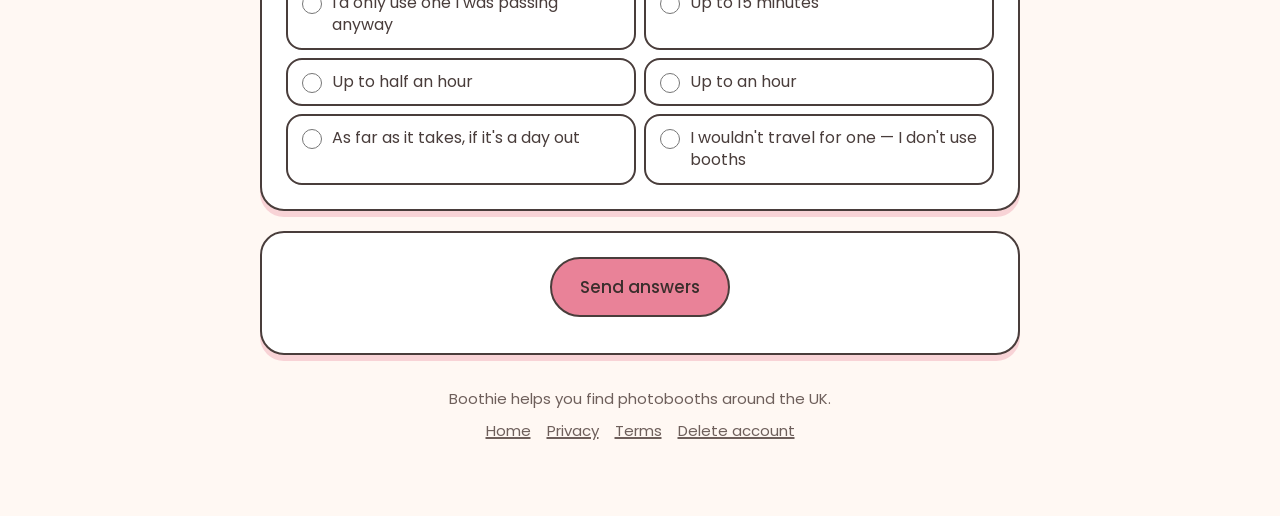
<file: research/index.html>
<!doctype html>
<html lang="en-GB">
<head>
<meta charset="utf-8">
<meta name="viewport" content="width=device-width, initial-scale=1">
<title>Help us build Boothie — a 90-second survey</title>
<meta name="description" content="Ten quick questions about photobooths, to decide what Boothie should be. Anonymous, no sign-up.">
<meta name="robots" content="noindex">
<link rel="canonical" href="https://boothieapp.co.uk/research/">
<meta name="theme-color" content="#e98298">
<link rel="stylesheet" href="../assets/legal.css?v=20261127b">
</head>
<body>
<a class="skip" href="#main">Skip to content</a>
<main id="main">
  <header class="site-header">
    <a class="wordmark" href="../">Boothie</a>
    <nav class="site-nav" aria-label="Site pages">
      <a href="../privacy/">Privacy</a>
      <a href="../terms/">Terms</a>
      <a href="../delete-account/">Delete account</a>
    </nav>
  </header>

  <img class="hero" src="../assets/boothie-banner.png" alt="Boothie — photobooths, found!" width="1600" height="500">

  <h1>Help us build this</h1>
  <p class="lede">Ten quick questions about photobooths. It takes about 90 seconds.</p>

  <section>
    <p><strong>Your answers are anonymous</strong> and are only used to decide what to build.
    Every question is a single tap except one optional comment box, and there's nothing to
    sign up to: no name, no email, no account.</p>
  </section>

  <div class="todo" id="not-ready" hidden>
    <strong>Survey not switched on.</strong>
    This build has no Firestore web API key, so answers can't be sent yet.
  </div>

  <form id="survey" action="#" method="post">
    <section>
      <h2>About you</h2>

      <fieldset>
        <legend><span class="q-num">1</span> Which phone do you use most?</legend>
        <div class="opts">
          <label class="opt"><input type="radio" name="q1_phone" value="iphone" required><span>iPhone</span></label>
          <label class="opt"><input type="radio" name="q1_phone" value="android"><span>Android</span></label>
          <label class="opt"><input type="radio" name="q1_phone" value="other"><span>Something else</span></label>
          <label class="opt"><input type="radio" name="q1_phone" value="none"><span>I don't have a smartphone</span></label>
        </div>
      </fieldset>

      <fieldset>
        <legend><span class="q-num">2</span> How old are you?</legend>
        <div class="opts">
          <label class="opt"><input type="radio" name="q2_age" value="13-15" required><span>13 to 15</span></label>
          <label class="opt"><input type="radio" name="q2_age" value="16-17"><span>16 or 17</span></label>
          <label class="opt"><input type="radio" name="q2_age" value="18-21"><span>18 to 21</span></label>
          <label class="opt"><input type="radio" name="q2_age" value="22-25"><span>22 to 25</span></label>
          <label class="opt"><input type="radio" name="q2_age" value="26plus"><span>26 or over</span></label>
          <label class="opt"><input type="radio" name="q2_age" value="pnts"><span>Prefer not to say</span></label>
        </div>
      </fieldset>
    </section>

    <section>
      <h2>What you actually do</h2>

      <fieldset>
        <legend><span class="q-num">3</span> When did you last use a photobooth?</legend>
        <div class="opts">
          <label class="opt"><input type="radio" name="q3_last" value="week" required><span>In the last week</span></label>
          <label class="opt"><input type="radio" name="q3_last" value="month"><span>In the last month</span></label>
          <label class="opt"><input type="radio" name="q3_last" value="3months"><span>In the last three months</span></label>
          <label class="opt"><input type="radio" name="q3_last" value="year"><span>In the last year</span></label>
          <label class="opt"><input type="radio" name="q3_last" value="longer"><span>Longer ago than that</span></label>
          <label class="opt"><input type="radio" name="q3_last" value="never"><span>Never</span></label>
        </div>
      </fieldset>

      <fieldset>
        <legend><span class="q-num">4</span> The last time you used one, or looked for one, how did you find it?</legend>
        <div class="opts">
          <label class="opt"><input type="radio" name="q4_found" value="walked" required><span>I walked past it</span></label>
          <label class="opt"><input type="radio" name="q4_found" value="friend"><span>A friend showed me or told me</span></label>
          <label class="opt"><input type="radio" name="q4_found" value="google"><span>I searched on Google</span></label>
          <label class="opt"><input type="radio" name="q4_found" value="social"><span>I saw it on TikTok or Instagram</span></label>
          <label class="opt"><input type="radio" name="q4_found" value="event"><span>It was at an event, party or venue</span></label>
          <label class="opt"><input type="radio" name="q4_found" value="couldnt"><span>I couldn't find one</span></label>
          <label class="opt"><input type="radio" name="q4_found" value="neverlooked"><span>Not applicable, I've never looked</span></label>
        </div>
      </fieldset>

      <fieldset>
        <legend><span class="q-num">5</span> How many photobooths do you know of near where you live?</legend>
        <div class="opts">
          <label class="opt"><input type="radio" name="q5_known" value="none" required><span>None</span></label>
          <label class="opt"><input type="radio" name="q5_known" value="one"><span>One</span></label>
          <label class="opt"><input type="radio" name="q5_known" value="2-3"><span>Two or three</span></label>
          <label class="opt"><input type="radio" name="q5_known" value="4plus"><span>Four or more</span></label>
          <label class="opt"><input type="radio" name="q5_known" value="neverthought"><span>I've never thought about it</span></label>
        </div>
      </fieldset>
    </section>

    <section>
      <h2>The idea</h2>
      <p class="section-note">
        Imagine an app with a map of photobooths near you, each one with photos,
        the price per strip, and reviews from people who've been.
      </p>

      <fieldset>
        <legend><span class="q-num">6</span> How likely would you be to try an app like that?</legend>
        <div class="opts">
          <label class="opt"><input type="radio" name="q6_intent" value="1" required><span>Definitely would</span></label>
          <label class="opt"><input type="radio" name="q6_intent" value="2"><span>Probably would</span></label>
          <label class="opt"><input type="radio" name="q6_intent" value="3"><span>Not sure</span></label>
          <label class="opt"><input type="radio" name="q6_intent" value="4"><span>Probably wouldn't</span></label>
          <label class="opt"><input type="radio" name="q6_intent" value="5"><span>Definitely wouldn't</span></label>
        </div>
      </fieldset>

      <fieldset>
        <legend><span class="q-num">7</span> What would put you off using it? <span class="note">(optional)</span></legend>
        <label class="visually-hidden" for="q7_offput">What would put you off using it?</label>
        <textarea id="q7_offput" name="q7_offput" maxlength="200" rows="3"
          placeholder="One line is plenty"></textarea>
        <p class="note counter"><span id="q7_count">0</span> of 200 characters</p>
      </fieldset>
    </section>

    <section>
      <h2>Features</h2>

      <fieldset>
        <legend><span class="q-num">8</span> Which of these would you actually use? <span class="note">Pick up to three.</span></legend>
        <div class="opts">
          <label class="opt"><input type="checkbox" name="q8_features" value="find_near"><span>Finding booths near me</span></label>
          <label class="opt"><input type="checkbox" name="q8_features" value="photos"><span>Seeing photos of each booth</span></label>
          <label class="opt"><input type="checkbox" name="q8_features" value="price"><span>Seeing how much a strip costs</span></label>
          <label class="opt"><input type="checkbox" name="q8_features" value="favourites"><span>Saving my favourites</span></label>
          <label class="opt"><input type="checkbox" name="q8_features" value="review"><span>Leaving a review</span></label>
          <label class="opt"><input type="checkbox" name="q8_features" value="open_now"><span>Seeing whether it's open right now</span></label>
          <label class="opt"><input type="checkbox" name="q8_features" value="share"><span>Sharing a booth with a friend</span></label>
          <label class="opt"><input type="checkbox" name="q8_features" value="directions"><span>Directions to the booth</span></label>
          <label class="opt"><input type="checkbox" name="q8_features" value="none" id="q8_none"><span>None of these — I wouldn't use an app for this</span></label>
        </div>
        <p class="note" id="q8_hint" role="status" aria-live="polite"></p>
      </fieldset>

      <fieldset>
        <legend><span class="q-num">9</span> If you found a booth that wasn't in the app, would you add it?</legend>
        <div class="opts">
          <label class="opt"><input type="radio" name="q9_add" value="yes" required><span>Yes</span></label>
          <label class="opt"><input type="radio" name="q9_add" value="maybe"><span>Maybe, if it was quick</span></label>
          <label class="opt"><input type="radio" name="q9_add" value="no"><span>No</span></label>
          <label class="opt"><input type="radio" name="q9_add" value="nouse"><span>I don't use photobooths</span></label>
          <label class="opt"><input type="radio" name="q9_add" value="unsure"><span>I wouldn't know how to check it wasn't already there</span></label>
        </div>
      </fieldset>

      <fieldset>
        <legend><span class="q-num">10</span> How far would you travel for a photobooth you'd seen photos of and liked?</legend>
        <div class="opts">
          <label class="opt"><input type="radio" name="q10_travel" value="passing" required><span>I'd only use one I was passing anyway</span></label>
          <label class="opt"><input type="radio" name="q10_travel" value="15m"><span>Up to 15 minutes</span></label>
          <label class="opt"><input type="radio" name="q10_travel" value="30m"><span>Up to half an hour</span></label>
          <label class="opt"><input type="radio" name="q10_travel" value="1h"><span>Up to an hour</span></label>
          <label class="opt"><input type="radio" name="q10_travel" value="dayout"><span>As far as it takes, if it's a day out</span></label>
          <label class="opt"><input type="radio" name="q10_travel" value="none"><span>I wouldn't travel for one — I don't use booths</span></label>
        </div>
      </fieldset>
    </section>

    <section class="send">
      <div class="hp" aria-hidden="true">
        <label for="website">Leave this empty</label>
        <input type="text" id="website" name="website" tabindex="-1" autocomplete="off">
      </div>

      <button class="button" type="submit" id="send">Send answers</button>
      <p class="note" id="status" role="status" aria-live="polite"></p>
      <noscript><p class="note">This survey needs JavaScript to send your answers.</p></noscript>
    </section>
  </form>

  <section id="done" hidden tabindex="-1">
    <h2>Thank you</h2>
    <p>That's genuinely useful. Answers like these decide what gets built first, so thank you for the two minutes.</p>
    <p class="note">Nothing else to do. You can close this page.</p>
  </section>

  <footer>
    <p>Boothie helps you find photobooths around the UK.</p>
    <nav aria-label="Footer">
      <a href="../">Home</a>
      <a href="../privacy/">Privacy</a>
      <a href="../terms/">Terms</a>
      <a href="../delete-account/">Delete account</a>
    </nav>
  </footer>
</main>

<script>
(function () {
  'use strict';

  // Firestore project + a browser key restricted to boothieapp.co.uk.
  // The key is public by design (it is in the page source); the RULES are what
  // stop it being useful for anything except creating a survey response.
  // It must be its own key: the app's is restricted to the Android package and
  // cannot be used from a web page.
  var PROJECT_ID = 'boothie-ff901';
  var API_KEY = 'AIzaSyBRuiNiCvEpGoSp_RFoy8kfvQf9eWrX3Xk';
  var FORM_VERSION = 1;
  var COLLECTION = 'research_responses';

  var form = document.getElementById('survey');
  var send = document.getElementById('send');
  var status = document.getElementById('status');
  var done = document.getElementById('done');
  var notReady = document.getElementById('not-ready');
  var hint = document.getElementById('q8_hint');
  var note = document.getElementById('q7_offput');
  var count = document.getElementById('q7_count');
  var hp = document.getElementById('website');

  // A real browser key is ~39 chars. An empty string means nobody has pasted
  // one in yet, and the page says so instead of failing on first send.
  var configured = API_KEY.length >= 30;
  if (!configured) {
    notReady.hidden = false;
    send.disabled = true;
  }

  // --- character counter -------------------------------------------------
  function updateCount() {
    count.textContent = String(note.value.length);
  }
  note.addEventListener('input', updateCount);
  updateCount();

  // --- "pick up to three" ------------------------------------------------
  var boxes = Array.prototype.slice.call(
    form.querySelectorAll('input[name="q8_features"]')
  );
  // "None of these" is an answer, not a fourth feature: ticking it clears the
  // others, ticking any other clears it, and it is never disabled by the
  // three-pick cap (otherwise a non-user could not pick it at all).
  var noneBox = form.querySelector('#q8_none');
  var interacted = false;

  function chosenFeatures() {
    if (noneBox.checked) return 0;
    return boxes.filter(function (b) { return b.checked; }).length;
  }

  function refreshFeatures() {
    var picked = chosenFeatures();
    boxes.forEach(function (b) {
      // "None of these" is never disabled, and never disables the others: a
      // mistaken tap must not lock the group, and picking a feature clears it.
      if (b === noneBox) { b.disabled = false; return; }
      b.disabled = !b.checked && picked >= 3;
    });
    // Don't announce anything until the person has touched the group.
    if (!interacted) return;
    if (noneBox.checked) {
      hint.textContent = 'Okay — nothing here, then.';
    } else if (picked >= 3) {
      hint.textContent = 'That’s three. Untick one to pick a different one.';
    } else if (picked === 0) {
      hint.textContent = 'Pick up to three.';
    } else {
      hint.textContent = 'Picked ' + picked + ' of 3.';
    }
  }
  boxes.forEach(function (b) {
    b.addEventListener('change', function () {
      interacted = true;
      if (b.checked) {
        if (b === noneBox) {
          boxes.forEach(function (other) {
            if (other !== noneBox) other.checked = false;
          });
        } else {
          noneBox.checked = false;
        }
      }
      refreshFeatures();
    });
  });
  refreshFeatures();

  // --- payload -----------------------------------------------------------
  function picked(name) {
    var el = form.querySelector('input[name="' + name + '"]:checked');
    return el ? el.value : null;
  }

  function str(v) { return { stringValue: v }; }
  function num(v) { return { integerValue: String(v) }; }
  function list(values) {
    return { arrayValue: { values: values.map(str) } };
  }

  function setStatus(message, isError) {
    status.textContent = message || '';
    status.classList.toggle('error', Boolean(isError));
  }

  function buildFields() {
    // The disabled attribute already stops a fourth pick in the UI, and the
    // "none" box clears the others when ticked. Slicing here is belt-and-braces
    // for a restored form (browser back/forward): the rules deny any list longer
    // than three, and they deny "none" arriving next to a real feature, so a
    // malformed list would lose the whole response rather than one answer.
    var features = noneBox.checked
      ? ['none']
      : boxes.filter(function (b) { return b.checked; })
          .map(function (b) { return b.value; })
          .slice(0, 3);

    var fields = {
      formVersion: num(FORM_VERSION),
      createdAt: str(new Date().toISOString()),
      q1_phone: str(picked('q1_phone')),
      q2_age: str(picked('q2_age')),
      q3_last: str(picked('q3_last')),
      q4_found: str(picked('q4_found')),
      q5_known: str(picked('q5_known')),
      q6_intent: num(Number(picked('q6_intent'))),
      q8_features: list(features),
      q9_add: str(picked('q9_add')),
      q10_travel: str(picked('q10_travel'))
    };

    var text = note.value.trim();
    if (text) fields.q7_offput = str(text);

    return fields;
  }

  form.addEventListener('submit', function (event) {
    event.preventDefault();

    if (hp.value) {
      // Honeypot: a bot filled a field no human can see. Say nothing.
      form.hidden = true;
      done.hidden = false;
      done.focus();
      return;
    }

    if (!form.checkValidity()) {
      form.reportValidity();
      return;
    }

    if (boxes.filter(function (b) { return b.checked; }).length === 0) {
      hint.textContent = 'Pick at least one.';
      boxes[0].focus();
      return;
    }

    send.disabled = true;
    setStatus('Sending…', false);

    var url = 'https://firestore.googleapis.com/v1/projects/' + PROJECT_ID +
      '/databases/(default)/documents/' + COLLECTION +
      '?key=' + encodeURIComponent(API_KEY);

    fetch(url, {
      method: 'POST',
      headers: { 'Content-Type': 'application/json' },
      body: JSON.stringify({ fields: buildFields() })
    })
      .then(function (response) {
        if (!response.ok) {
          return response.text().then(function (body) {
            var error = new Error(response.status + ' ' + body.slice(0, 200));
            error.status = response.status;
            throw error;
          });
        }
        form.hidden = true;
        done.hidden = false;
        done.focus();
      })
      .catch(function (error) {
        console.error(error);
        send.disabled = false;
        // A rejected write (rules not published yet, key restricted wrongly) is
        // not the visitor's connection — don't tell them to retry forever.
        var rejected = error.status === 400 || error.status === 403 || error.status === 404;
        setStatus(rejected
          ? 'This survey isn’t accepting answers right now. Sorry — please try later.'
          : 'That didn’t send. Check your connection and try again.', true);
      });
  });
})();
</script>
</body>
</html>
</file>
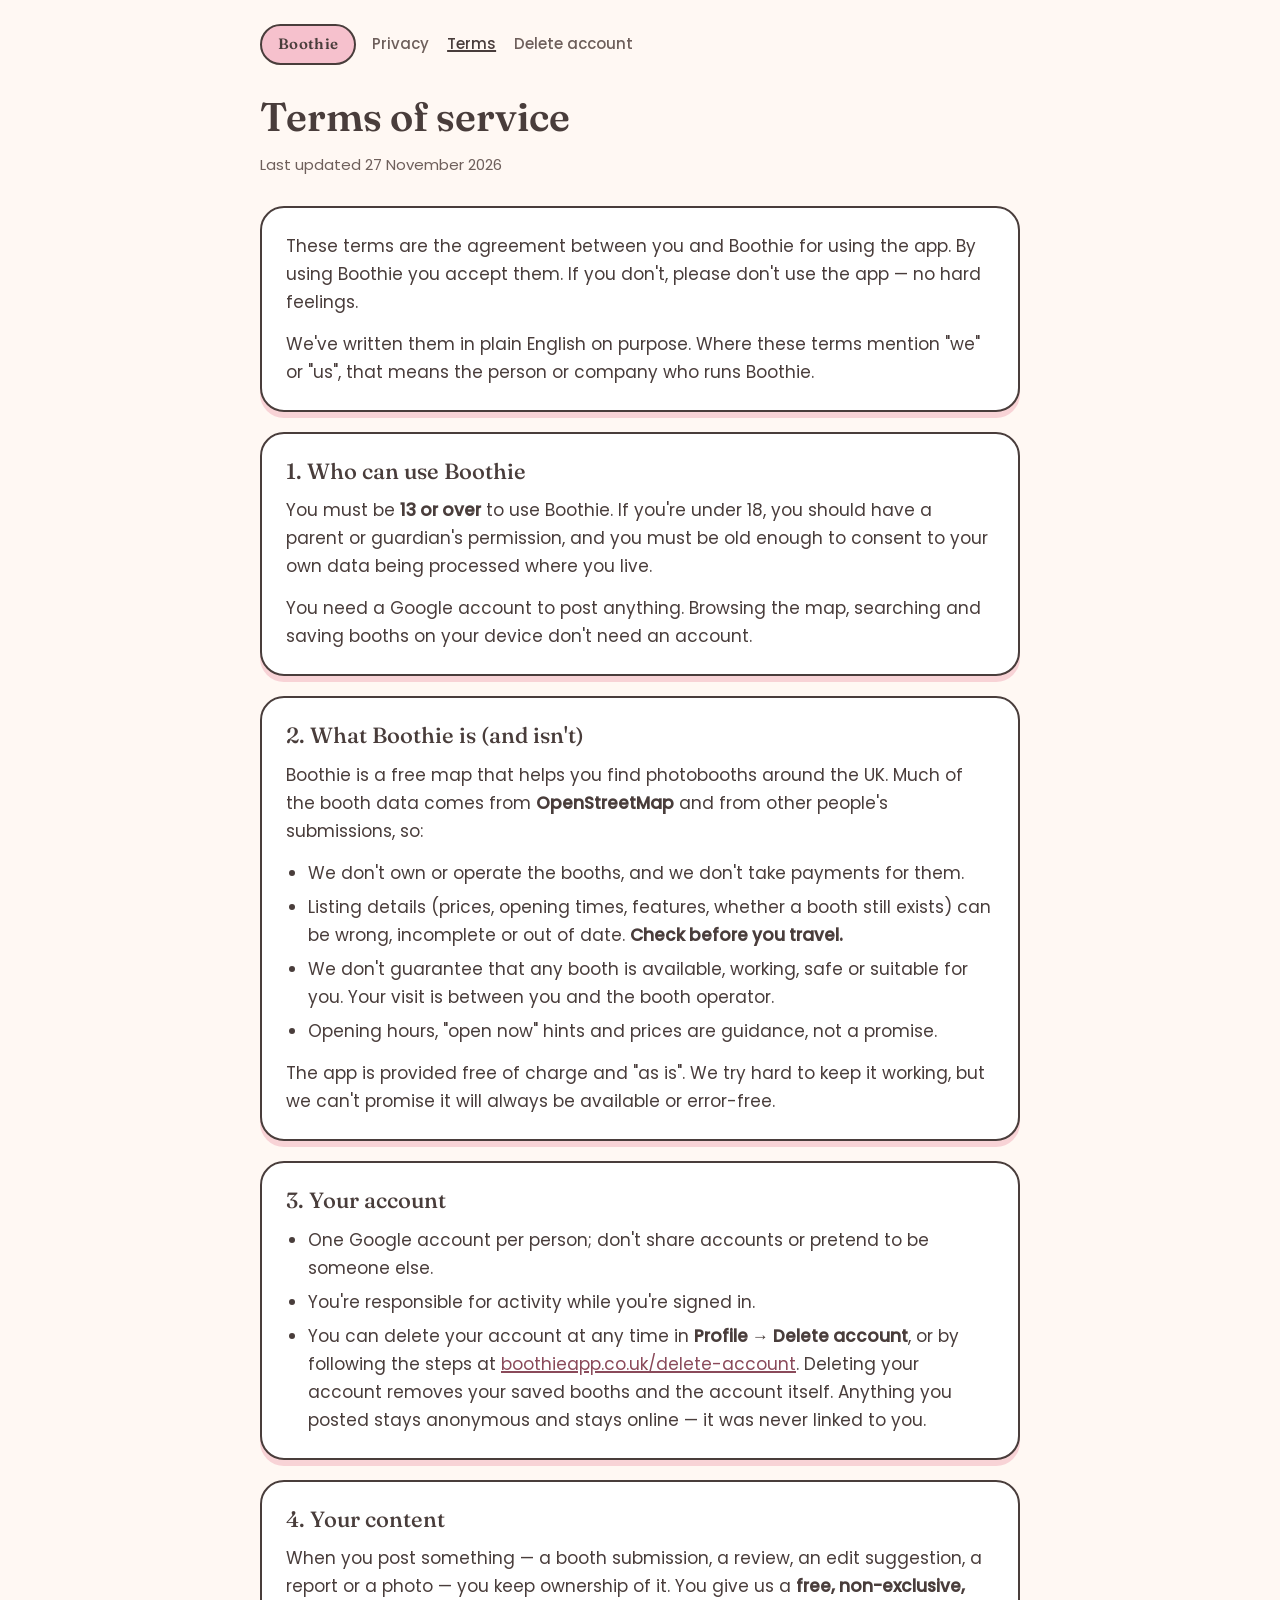
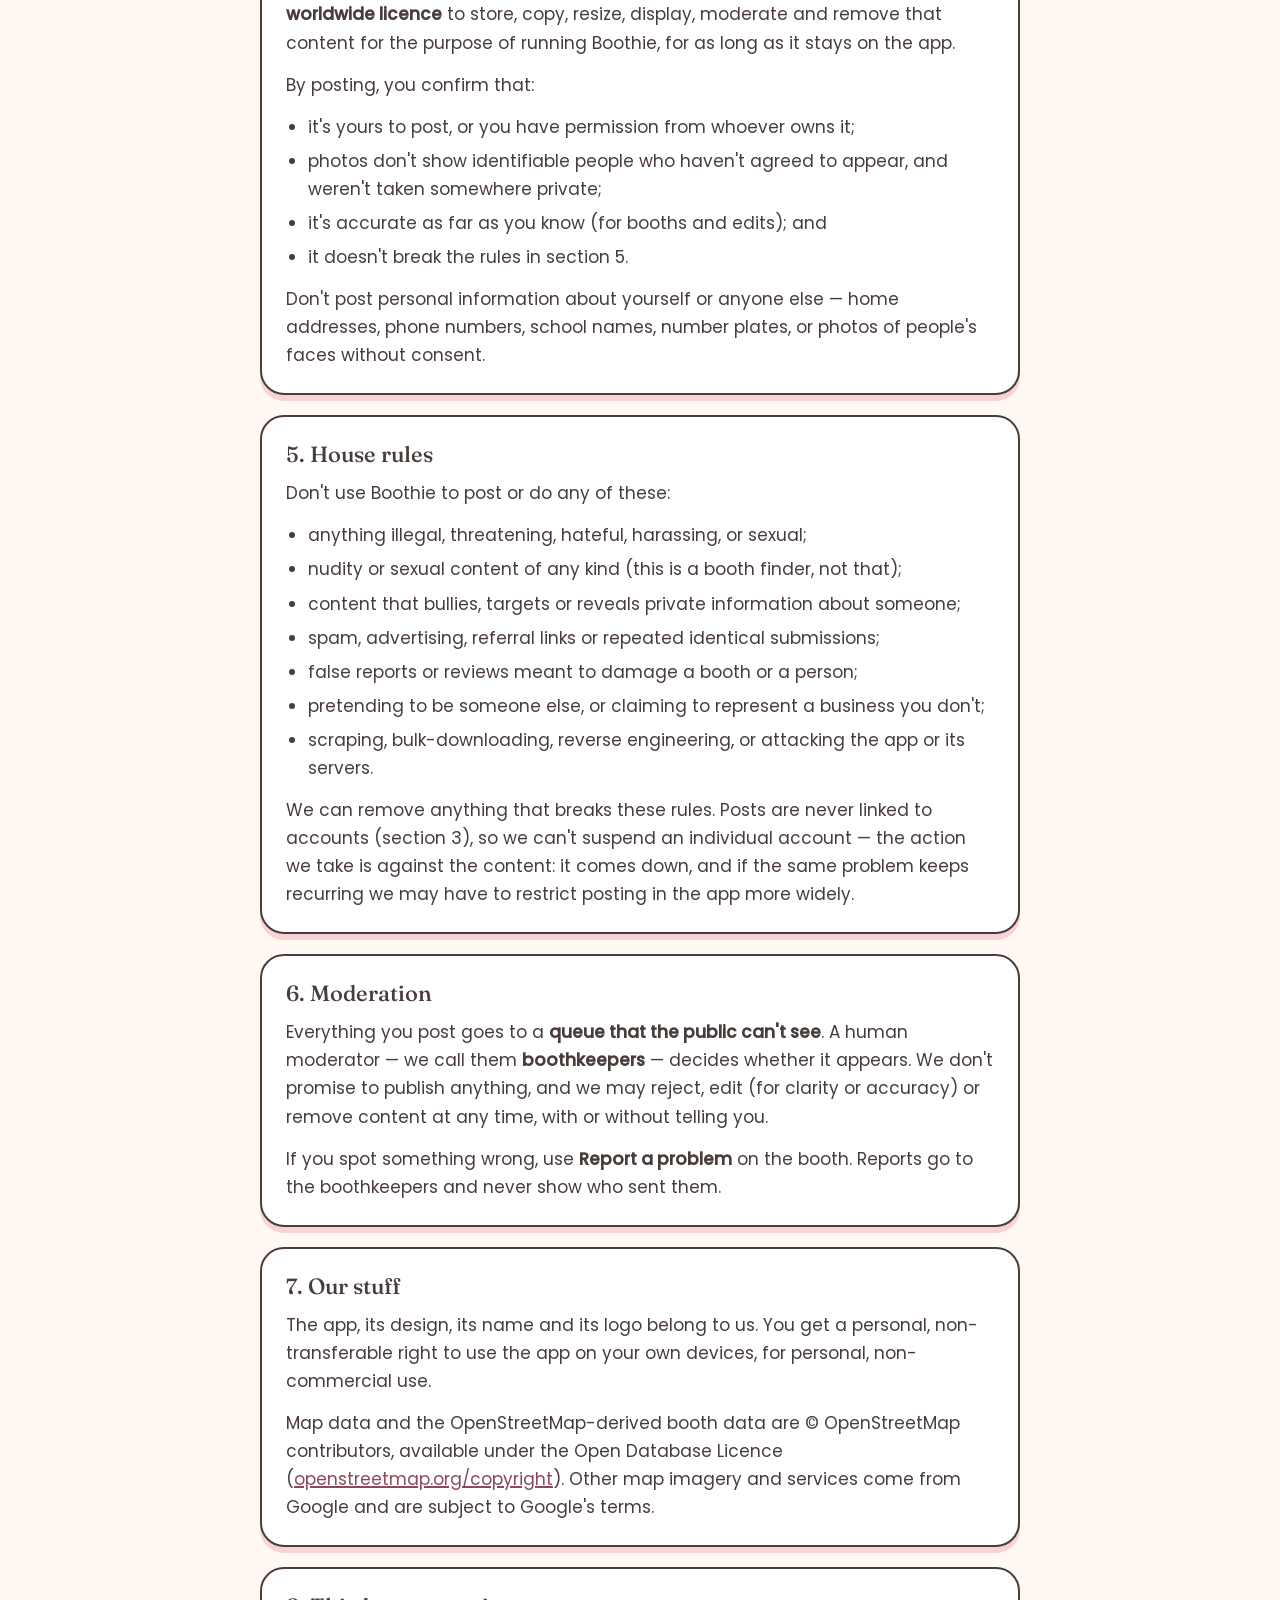
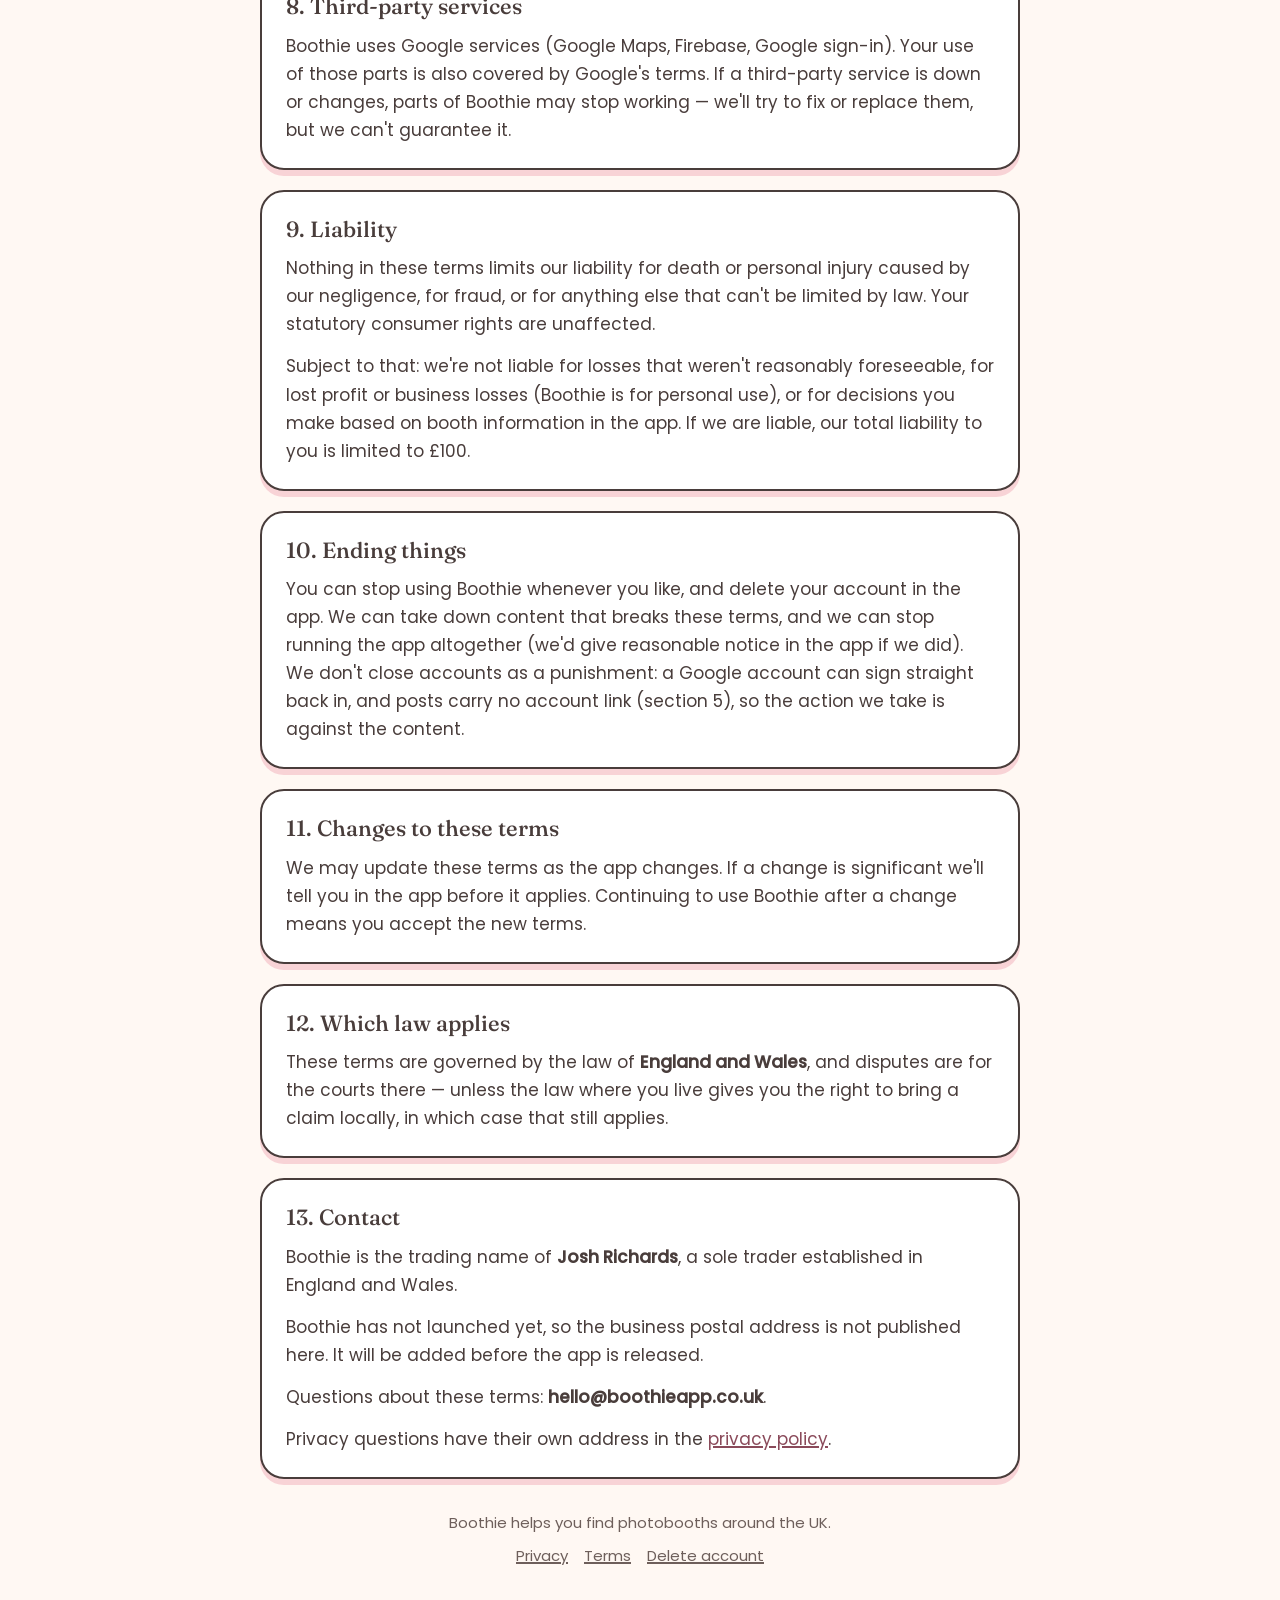
<file: terms/index.html>
<!doctype html>
<html lang="en-GB">
<head>
<meta charset="utf-8">
<meta name="viewport" content="width=device-width, initial-scale=1">
<title>Terms of service — Boothie</title>
<meta name="description" content="The agreement for using Boothie: who can use it, your content, house rules, moderation and liability.">
<link rel="canonical" href="https://boothieapp.co.uk/terms/">
<meta name="theme-color" content="#e98298">
<link rel="stylesheet" href="../assets/legal.css?v=20261127b">
</head>
<body>
<a class="skip" href="#main">Skip to content</a>
<main id="main">
  <header class="site-header">
    <a class="wordmark" href="../">Boothie</a>
    <nav class="site-nav" aria-label="Legal pages">
      <a href="../privacy/">Privacy</a>
      <a href="../terms/" aria-current="page">Terms</a>
      <a href="../delete-account/">Delete account</a>
    </nav>
  </header>

  <h1>Terms of service</h1>
  <p class="updated">Last updated 27 November 2026</p>

  <section>
    <p>These terms are the agreement between you and Boothie for using the app. By using Boothie you accept them. If you don't, please don't use the app — no hard feelings.</p>
    <p>We've written them in plain English on purpose. Where these terms mention "we" or "us", that means the person or company who runs Boothie.</p>
  </section>

  <section>
    <h2>1. Who can use Boothie</h2>
    <p>You must be <strong>13 or over</strong> to use Boothie. If you're under 18, you should have a parent or guardian's permission, and you must be old enough to consent to your own data being processed where you live.</p>
    <p>You need a Google account to post anything. Browsing the map, searching and saving booths on your device don't need an account.</p>
  </section>

  <section>
    <h2>2. What Boothie is (and isn't)</h2>
    <p>Boothie is a free map that helps you find photobooths around the UK. Much of the booth data comes from <strong>OpenStreetMap</strong> and from other people's submissions, so:</p>
    <ul>
      <li>We don't own or operate the booths, and we don't take payments for them.</li>
      <li>Listing details (prices, opening times, features, whether a booth still exists) can be wrong, incomplete or out of date. <strong>Check before you travel.</strong></li>
      <li>We don't guarantee that any booth is available, working, safe or suitable for you. Your visit is between you and the booth operator.</li>
      <li>Opening hours, "open now" hints and prices are guidance, not a promise.</li>
    </ul>
    <p>The app is provided free of charge and "as is". We try hard to keep it working, but we can't promise it will always be available or error-free.</p>
  </section>

  <section>
    <h2>3. Your account</h2>
    <ul>
      <li>One Google account per person; don't share accounts or pretend to be someone else.</li>
      <li>You're responsible for activity while you're signed in.</li>
      <li>You can delete your account at any time in <strong>Profile → Delete account</strong>, or by following the steps at <a href="../delete-account/">boothieapp.co.uk/delete-account</a>. Deleting your account removes your saved booths and the account itself. Anything you posted stays anonymous and stays online — it was never linked to you.</li>
    </ul>
  </section>

  <section>
    <h2>4. Your content</h2>
    <p>When you post something — a booth submission, a review, an edit suggestion, a report or a photo — you keep ownership of it. You give us a <strong>free, non-exclusive, worldwide licence</strong> to store, copy, resize, display, moderate and remove that content for the purpose of running Boothie, for as long as it stays on the app.</p>
    <p>By posting, you confirm that:</p>
    <ul>
      <li>it's yours to post, or you have permission from whoever owns it;</li>
      <li>photos don't show identifiable people who haven't agreed to appear, and weren't taken somewhere private;</li>
      <li>it's accurate as far as you know (for booths and edits); and</li>
      <li>it doesn't break the rules in section 5.</li>
    </ul>
    <p>Don't post personal information about yourself or anyone else — home addresses, phone numbers, school names, number plates, or photos of people's faces without consent.</p>
  </section>

  <section>
    <h2>5. House rules</h2>
    <p>Don't use Boothie to post or do any of these:</p>
    <ul>
      <li>anything illegal, threatening, hateful, harassing, or sexual;</li>
      <li>nudity or sexual content of any kind (this is a booth finder, not that);</li>
      <li>content that bullies, targets or reveals private information about someone;</li>
      <li>spam, advertising, referral links or repeated identical submissions;</li>
      <li>false reports or reviews meant to damage a booth or a person;</li>
      <li>pretending to be someone else, or claiming to represent a business you don't;</li>
      <li>scraping, bulk-downloading, reverse engineering, or attacking the app or its servers.</li>
    </ul>
    <p>We can remove anything that breaks these rules. Posts are never linked to accounts (section 3), so we can't suspend an individual account — the action we take is against the content: it comes down, and if the same problem keeps recurring we may have to restrict posting in the app more widely.</p>
  </section>

  <section>
    <h2>6. Moderation</h2>
    <p>Everything you post goes to a <strong>queue that the public can't see</strong>. A human moderator — we call them <strong>boothkeepers</strong> — decides whether it appears. We don't promise to publish anything, and we may reject, edit (for clarity or accuracy) or remove content at any time, with or without telling you.</p>
    <p>If you spot something wrong, use <strong>Report a problem</strong> on the booth. Reports go to the boothkeepers and never show who sent them.</p>
  </section>

  <section>
    <h2>7. Our stuff</h2>
    <p>The app, its design, its name and its logo belong to us. You get a personal, non-transferable right to use the app on your own devices, for personal, non-commercial use.</p>
    <p>Map data and the OpenStreetMap-derived booth data are © OpenStreetMap contributors, available under the Open Database Licence (<a href="https://www.openstreetmap.org/copyright">openstreetmap.org/copyright</a>). Other map imagery and services come from Google and are subject to Google's terms.</p>
  </section>

  <section>
    <h2>8. Third-party services</h2>
    <p>Boothie uses Google services (Google Maps, Firebase, Google sign-in). Your use of those parts is also covered by Google's terms. If a third-party service is down or changes, parts of Boothie may stop working — we'll try to fix or replace them, but we can't guarantee it.</p>
  </section>

  <section>
    <h2>9. Liability</h2>
    <p>Nothing in these terms limits our liability for death or personal injury caused by our negligence, for fraud, or for anything else that can't be limited by law. Your statutory consumer rights are unaffected.</p>
    <p>Subject to that: we're not liable for losses that weren't reasonably foreseeable, for lost profit or business losses (Boothie is for personal use), or for decisions you make based on booth information in the app. If we are liable, our total liability to you is limited to £100.</p>
  </section>

  <section>
    <h2>10. Ending things</h2>
    <p>You can stop using Boothie whenever you like, and delete your account in the app. We can take down content that breaks these terms, and we can stop running the app altogether (we'd give reasonable notice in the app if we did). We don't close accounts as a punishment: a Google account can sign straight back in, and posts carry no account link (section 5), so the action we take is against the content.</p>
  </section>

  <section>
    <h2>11. Changes to these terms</h2>
    <p>We may update these terms as the app changes. If a change is significant we'll tell you in the app before it applies. Continuing to use Boothie after a change means you accept the new terms.</p>
  </section>

  <section>
    <h2>12. Which law applies</h2>
    <p>These terms are governed by the law of <strong>England and Wales</strong>, and disputes are for the courts there — unless the law where you live gives you the right to bring a claim locally, in which case that still applies.</p>
  </section>

  <section>
    <h2>13. Contact</h2>
    <p>Boothie is the trading name of <strong>Josh Richards</strong>, a sole trader established in England and Wales.</p>
    <!-- TODO-OPERATOR-ADDRESS: add the business postal address here (and in
         section 1 of the privacy policy) before the app launches. -->
    <p>Boothie has not launched yet, so the business postal address is not published here. It will be added before the app is released.</p>
    <p>Questions about these terms: <strong>hello@boothieapp.co.uk</strong>.</p>
    <p>Privacy questions have their own address in the <a href="../privacy/">privacy policy</a>.</p>
  </section>

  <footer>
    <p>Boothie helps you find photobooths around the UK.</p>
    <nav aria-label="Footer">
      <a href="../privacy/">Privacy</a>
      <a href="../terms/">Terms</a>
      <a href="../delete-account/">Delete account</a>
    </nav>
  </footer>
</main>
</body>
</html>
</file>
<file: assets/legal.css>
/* Boothie legal site — shared styles.
   Tokens mirror AGENTS.md "Design Tokens" and ui/theme/Color.kt. Text on a
   pastel fill is ALWAYS espresso, never white (contrast rule).
   LIGHT-ONLY by owner decision (25 Nov 2026): system dark mode is deliberately
   ignored so every visitor sees the cream/coral pastel brand. The app keeps its
   tuned dark theme; this small site does not. */

/* Brand fonts, copied from app/src/main/res/font/ so the site needs no
   third-party font CDN (the privacy policy promises exactly that).
   font-display: swap keeps text visible while the fonts load. */
@font-face {
  font-family: "Fraunces";
  src: url("fonts/Fraunces-Variable.ttf") format("truetype");
  font-weight: 100 900;
  font-style: normal;
  font-display: swap;
}
@font-face {
  font-family: "Poppins";
  src: url("fonts/Poppins-Regular.ttf") format("truetype");
  font-weight: 400;
  font-style: normal;
  font-display: swap;
}
@font-face {
  font-family: "Poppins";
  src: url("fonts/Poppins-Medium.ttf") format("truetype");
  font-weight: 500;
  font-style: normal;
  font-display: swap;
}

:root {
  color-scheme: light; /* light-only: never let the UA paint dark controls */

  --primary: #e98298;     /* Coral */
  --on-primary: #3a2e2c;  /* deep espresso on coral: 5.8:1 */
  --bg: #fff8f3;          /* WarmCream */
  --surface: #ffffff;
  --text: #493d3b;        /* Espresso */
  --muted: #6e5f5b;       /* EspressoMuted */
  --line: #493d3b;        /* 2dp espresso "sticker" outline */
  --shadow: rgba(233, 130, 152, 0.32);
  --pill: #fff0f3;        /* BabyPink */
  --pill-text: #493d3b;
  --badge: #f6c1cd;       /* Blush */
  --accent: #a8cde5;      /* PowderBlue */
  --focus: #5f93b8;       /* deeper powder blue: 3:1 on warm cream */
  --link: #8a4a5a;        /* deep rose: 6.2:1 on warm cream */
  --on-pastel: #493d3b;   /* text on a pastel fill is always dark */
  --note: #eaf3fa;        /* powder-blue tint */
  --todo-bg: #ffe3e8;
  --todo-line: #c9566f;   /* heart rose */
  --danger: #b23a4e;      /* error text: 5.5:1 on warm cream */
}

/* No dark-mode block: the site is light-only (see the header comment). The
   dark tokens live on in the app's ui/theme/Color.kt if they are ever needed
   here again. */

* { box-sizing: border-box; }

body {
  margin: 0;
  padding: 24px 20px 72px;
  background: var(--bg);
  color: var(--text);
  /* Fraunces + Poppins are self-hosted from assets/fonts - no webfont
     request, so the page never phones a third party. */
  font-family: "Poppins", "Segoe UI", -apple-system, BlinkMacSystemFont, sans-serif;
  font-size: 17px;
  line-height: 1.65;
  -webkit-text-size-adjust: 100%;
}

main { max-width: 760px; margin: 0 auto; }

/* ---- Skip link ------------------------------------------------------- */
.skip {
  position: absolute;
  left: -9999px;
  top: 0;
  padding: 12px 18px;
  background: var(--surface);
  border: 2px solid var(--line);
  border-radius: 999px;
  z-index: 10;
}
.skip:focus { left: 12px; top: 12px; }

/* ---- Header ---------------------------------------------------------- */
.site-header {
  display: flex;
  flex-wrap: wrap;
  align-items: center;
  gap: 12px 16px;
  margin-bottom: 28px;
}
.wordmark {
  display: inline-block;
  padding: 6px 16px;
  border: 2px solid var(--line);
  border-radius: 999px;
  background: var(--badge);
  color: var(--on-pastel); /* on-pastel text stays dark in both themes */
  font-family: "Fraunces", "Trebuchet MS", serif;
  font-weight: 600;
  font-size: 15px;
  letter-spacing: 0.02em;
  text-decoration: none;
}
.site-nav { display: flex; flex-wrap: wrap; gap: 6px 18px; font-size: 15px; }
.site-nav a { color: var(--muted); text-decoration: none; font-weight: 500; }
.site-nav a:hover { text-decoration: underline; text-decoration-thickness: 2px; }
.site-nav a[aria-current="page"] { color: var(--text); text-decoration: underline; text-decoration-thickness: 2px; }

/* ---- Hero banner ------------------------------------------------------ */
/* The brand banner (assets/boothie-banner.png; master artwork lives at
   design/boothie_banner.png). Used on the hub and the research page — the
   legal pages stay text-only. Sticker styling like every other surface:
   2px espresso outline + soft coral shadow; the artwork's own cream matches
   the page background, so it reads as a peeled-on sticker, not a photo. */
.hero {
  display: block;
  width: 100%;
  height: auto;
  margin: 0 0 32px;
  border: 2px solid var(--line);
  border-radius: 24px;
  box-shadow: 0 6px 18px var(--shadow);
}

/* ---- Headings -------------------------------------------------------- */
h1, h2, h3 {
  font-family: "Fraunces", "Trebuchet MS", serif;
  line-height: 1.2;
  text-wrap: balance;
}
h1 { font-size: clamp(28px, 6vw, 40px); margin: 0 0 12px; font-weight: 600; }
h2 { font-size: 22px; margin: 0 0 12px; font-weight: 500; }
h3 { font-size: 18px; margin: 20px 0 6px; font-weight: 500; }

.lede { margin: 0 0 8px; font-size: 18px; max-width: 40em; }
.updated { margin: 0 0 28px; color: var(--muted); font-size: 15px; }

/* ---- Cards ----------------------------------------------------------- */
section {
  background: var(--surface);
  border: 2px solid var(--line);
  border-radius: 24px;
  padding: 24px;
  margin: 0 0 20px;
  box-shadow: 0 6px 0 var(--shadow);
}

/* ---- Links, lists, tables -------------------------------------------- */
a { color: var(--link); text-decoration-thickness: 2px; }
a:focus-visible,
.wordmark:focus-visible,
.button:focus-visible { outline: 3px solid var(--focus); outline-offset: 3px; }

p { margin: 0 0 14px; }
p:last-child, ul:last-child, ol:last-child, table:last-child { margin-bottom: 0; }
ul, ol { margin: 0 0 14px; padding-left: 22px; }
li + li { margin-top: 6px; }

strong { font-weight: 700; }
.note { font-size: 15px; color: var(--muted); }
.small { font-size: 15px; }

/* Paragraph that starts a sub-topic inside a section. */
.section-note {
  background: var(--note);
  border-radius: 16px;
  padding: 14px 18px;
  font-size: 15px;
}
.section-note p:last-child { margin-bottom: 0; }

table { width: 100%; border-collapse: collapse; font-size: 15px; }
caption { text-align: left; font-size: 15px; color: var(--muted); padding-bottom: 8px; }
th, td { text-align: left; vertical-align: top; padding: 10px 12px; border-bottom: 1px solid var(--line); }
th { font-weight: 700; }
tbody tr:last-child td { border-bottom: 0; }
/* Wide tables scroll rather than squashing on a phone. */
.table-scroll { overflow-x: auto; -webkit-overflow-scrolling: touch; margin: 0 0 14px; }
.table-scroll table { min-width: 520px; }

/* On a phone a 4-column table is unreadable, so each row becomes a stack of
   labelled values instead. Falls back to a scrollable table above 640px. */
@media (max-width: 640px) {
  .table-scroll { overflow-x: visible; }
  .table-scroll table { min-width: 0; }
  .table-stack thead { position: absolute; width: 1px; height: 1px; overflow: hidden; clip-path: inset(50%); }
  .table-stack tr { display: block; padding: 14px 0; border-top: 2px solid var(--line); }
  .table-stack tr:first-child { border-top: 0; padding-top: 0; }
  .table-stack td { display: block; border: 0; padding: 0 0 10px; }
  .table-stack td:last-child { padding-bottom: 0; }
  .table-stack td::before {
    content: attr(data-label);
    display: block;
    font-size: 13px;
    font-weight: 700;
    letter-spacing: 0.04em;
    text-transform: uppercase;
    color: var(--muted);
    margin-bottom: 2px;
  }
}

/* ---- Pills and buttons ----------------------------------------------- */
.pill {
  display: inline-block;
  padding: 2px 10px;
  border-radius: 999px;
  background: var(--accent);
  color: var(--on-pastel); /* on-pastel text stays dark in both themes */
  font-size: 14px;
  font-weight: 500;
}

.button {
  display: inline-block;
  margin: 6px 0 10px;
  padding: 14px 28px;
  border: 2px solid var(--line);
  border-radius: 999px;
  /* Coral + espresso in BOTH themes: the brand rule for text on pastel fills. */
  background: var(--primary);
  color: var(--on-primary);
  font-weight: 500;
  text-decoration: none;
}

/* ---- Survey form (research page) ------------------------------------- */
/* Native radios, checkboxes and textarea with brand chrome: a real control
   keeps platform keyboard + screen-reader behaviour, the 2dp espresso outline and
   the 48dp target are ours. Nothing here runs unless the page asks for it. */
[hidden] { display: none !important; }

fieldset { border: 0; margin: 0 0 22px; padding: 0; }
fieldset:last-of-type { margin-bottom: 0; }

legend {
  max-width: 100%;
  margin: 0 0 10px;
  padding: 0;
  font-family: "Fraunces", "Trebuchet MS", serif;
  font-size: 18px;
  font-weight: 500;
  line-height: 1.35;
}

.q-num {
  display: inline-block;
  min-width: 24px;
  margin-right: 6px;
  padding: 1px 8px;
  border-radius: 999px;
  background: var(--badge);
  color: var(--on-pastel); /* on-pastel text stays dark in both themes */
  font-size: 14px;
  text-align: center;
  vertical-align: 2px;
}

.opts { display: grid; gap: 8px; }
@media (min-width: 620px) { .opts { grid-template-columns: 1fr 1fr; } }

.opt {
  display: flex;
  align-items: flex-start;
  gap: 10px;
  min-height: 48px;
  padding: 11px 14px;
  border: 2px solid var(--line);
  border-radius: 16px;
  background: var(--surface);
  font-size: 16px;
  line-height: 1.4;
  cursor: pointer;
}
.opt:hover { background: var(--note); }
.opt input {
  flex: none;
  width: 20px;
  height: 20px;
  margin: 2px 0 0;
  accent-color: var(--primary);
}
/* :has keeps the checked state on the whole tile. The input itself still
   reports its state to assistive tech — this is decoration only. */
.opt:has(input:checked) { background: var(--pill); }
.opt:has(input:focus-visible) { outline: 3px solid var(--focus); outline-offset: 2px; }
.opt:has(input:disabled) { background: var(--surface); cursor: default; }
.opt input:disabled ~ span { opacity: 0.5; }

textarea {
  width: 100%;
  padding: 12px 14px;
  border: 2px solid var(--line);
  border-radius: 16px;
  background: var(--surface);
  color: var(--text);
  font: inherit;
  resize: vertical;
}
textarea:focus-visible { outline: 3px solid var(--focus); outline-offset: 2px; }

/* Honeypot: off-screen but still a real field, so a naive bot fills it in. */
.hp {
  position: absolute;
  left: -9999px;
  width: 1px;
  height: 1px;
  overflow: hidden;
}

.visually-hidden {
  position: absolute;
  width: 1px;
  height: 1px;
  overflow: hidden;
  clip-path: inset(50%);
  white-space: nowrap;
}

button { font: inherit; cursor: pointer; }
.button:disabled { opacity: 0.55; cursor: not-allowed; }
.note.counter { margin: 6px 0 0; text-align: right; }
.note.error { color: var(--danger); font-weight: 700; }

/* The submit card: the pill button and the live status note sit CENTRED in
   the card (the house pattern for lone cute blocks), in a column so the
   status line appears directly under the button instead of shoving it up
   into the corner of an otherwise empty card. The honeypot is absolutely
   positioned, so flex ignores it. */
.send {
  display: flex;
  flex-direction: column;
  align-items: center;
  gap: 12px;
}
.send .button { margin: 0; }
.send .note { margin: 0; }

/* ---- Page picker (index only) ---------------------------------------- */
.cards { display: grid; gap: 16px; grid-template-columns: 1fr; }
@media (min-width: 780px) { .cards { grid-template-columns: repeat(3, 1fr); } }
.card { display: block; color: inherit; text-decoration: none; }
.card section { margin: 0; height: 100%; }
.card h2 { margin-bottom: 6px; }
.card p { margin: 0; color: var(--muted); font-size: 16px; }
.card:hover h2, .card:focus-visible h2 { text-decoration: underline; text-decoration-thickness: 2px; }
.card:focus-visible { outline: 3px solid var(--focus); outline-offset: 4px; border-radius: 24px; }

/* ---- Placeholder blocks (must be gone before publishing) ------------- */
.todo {
  background: var(--todo-bg);
  border-left: 4px solid var(--todo-line);
  border-radius: 12px;
  padding: 12px 16px;
  font-size: 15px;
}
.fill { font-weight: 700; text-decoration: underline wavy var(--todo-line); }

/* ---- Footer ---------------------------------------------------------- */
footer {
  margin-top: 32px;
  text-align: center;
  font-size: 15px;
  color: var(--muted);
}
footer p { margin: 0 0 8px; }
footer nav { display: flex; justify-content: center; flex-wrap: wrap; gap: 4px 16px; }
footer a { color: var(--muted); }

/* ---- Print ----------------------------------------------------------- */
@media print {
  :root { --bg: #fff; --surface: #fff; --text: #000; --muted: #333; --line: #999; --shadow: transparent; }
  body { padding: 0; font-size: 11pt; }
  .site-nav, footer nav, .skip, .button { display: none; }
  section { box-shadow: none; border-radius: 0; break-inside: avoid; padding: 0 0 12px; border: 0; }
  a { color: #000; }
  a[href^="http"]::after { content: " (" attr(href) ")"; font-size: 9pt; }
}

@media (prefers-reduced-motion: reduce) {
  * { animation: none !important; transition: none !important; }
}
</file>
